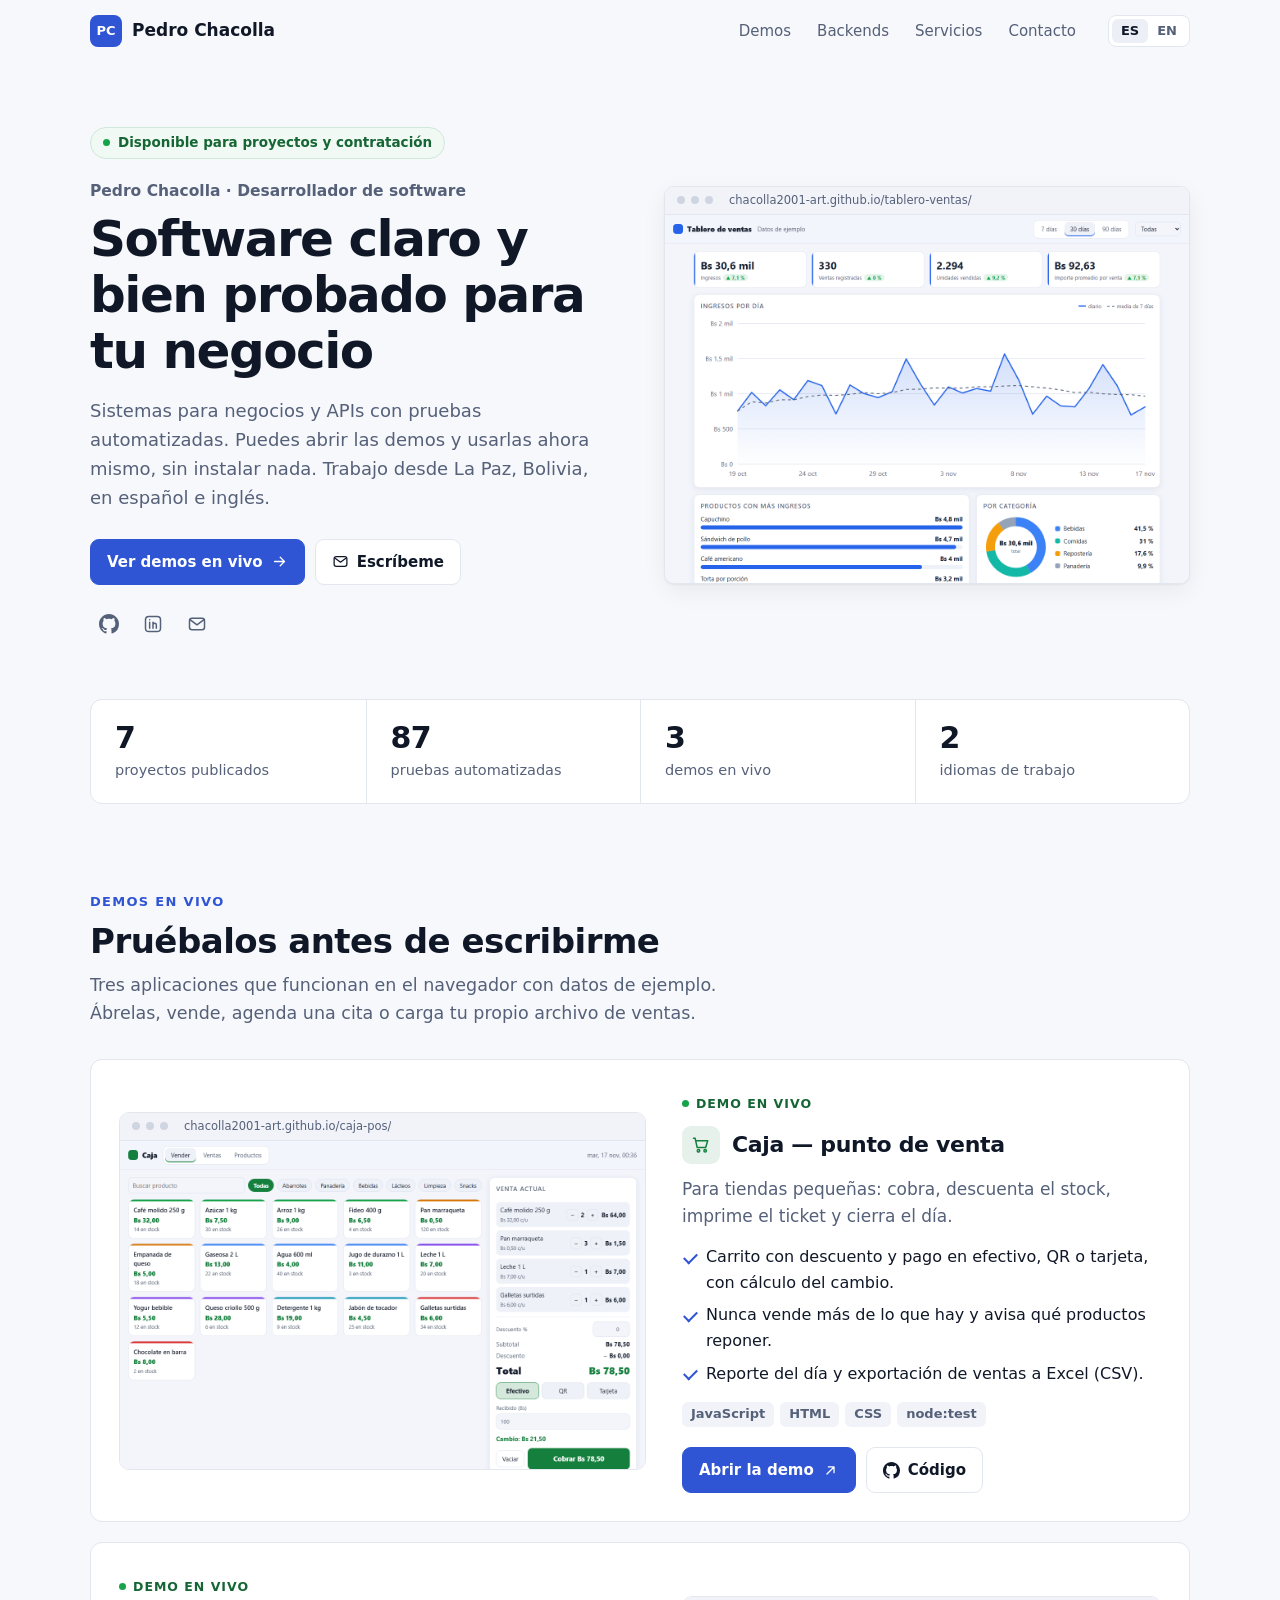
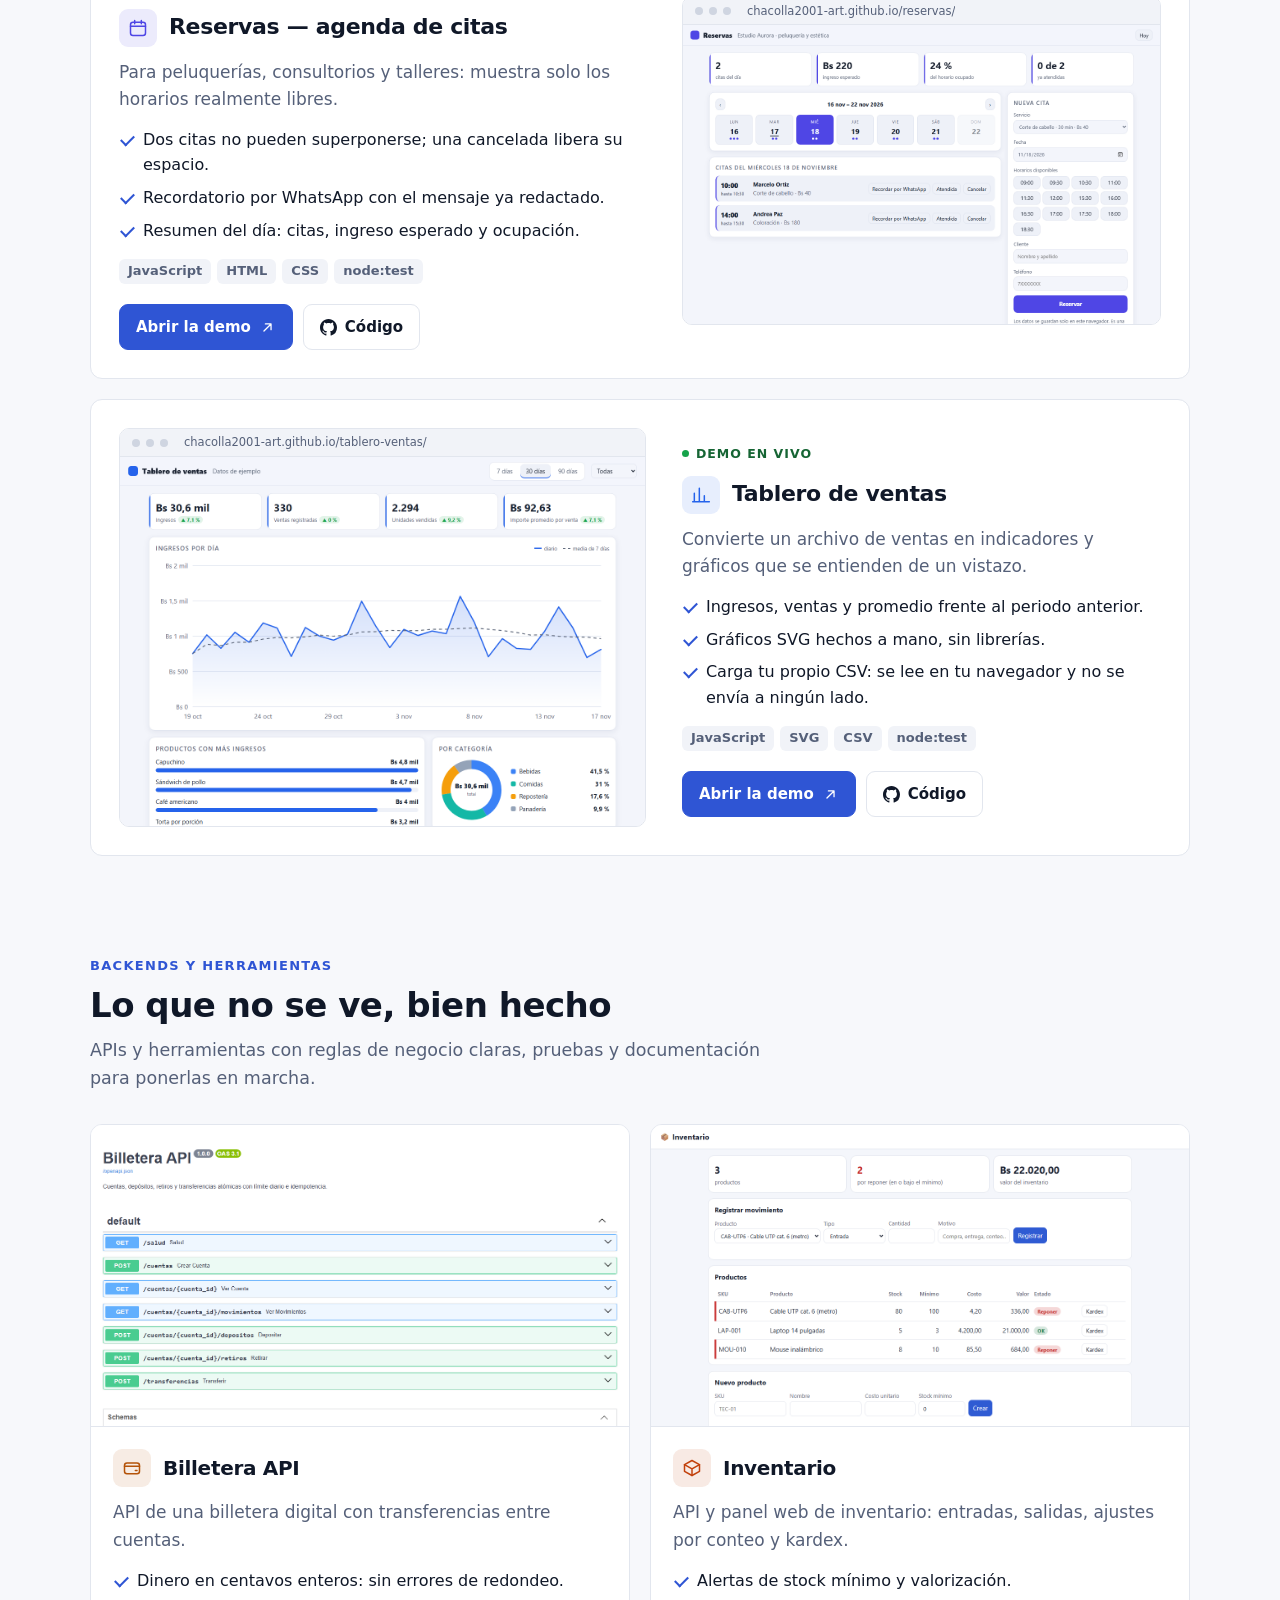
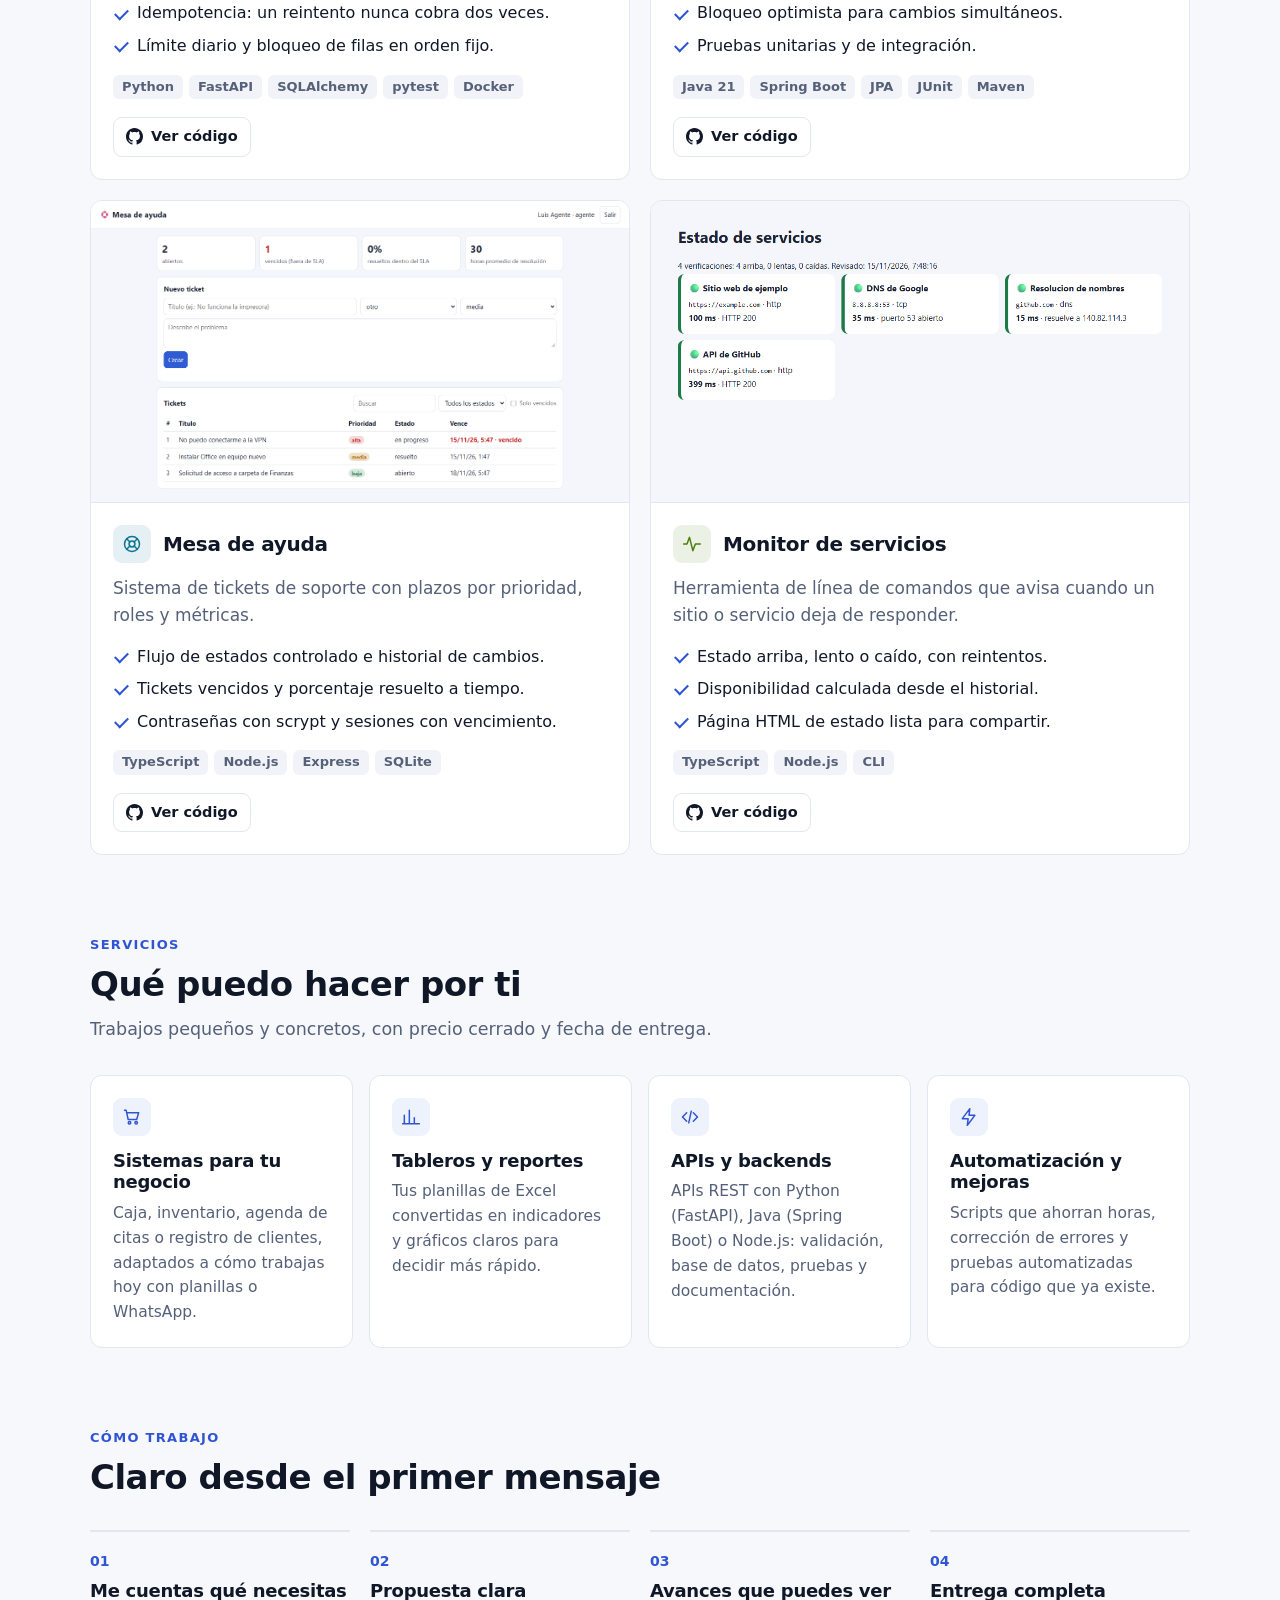
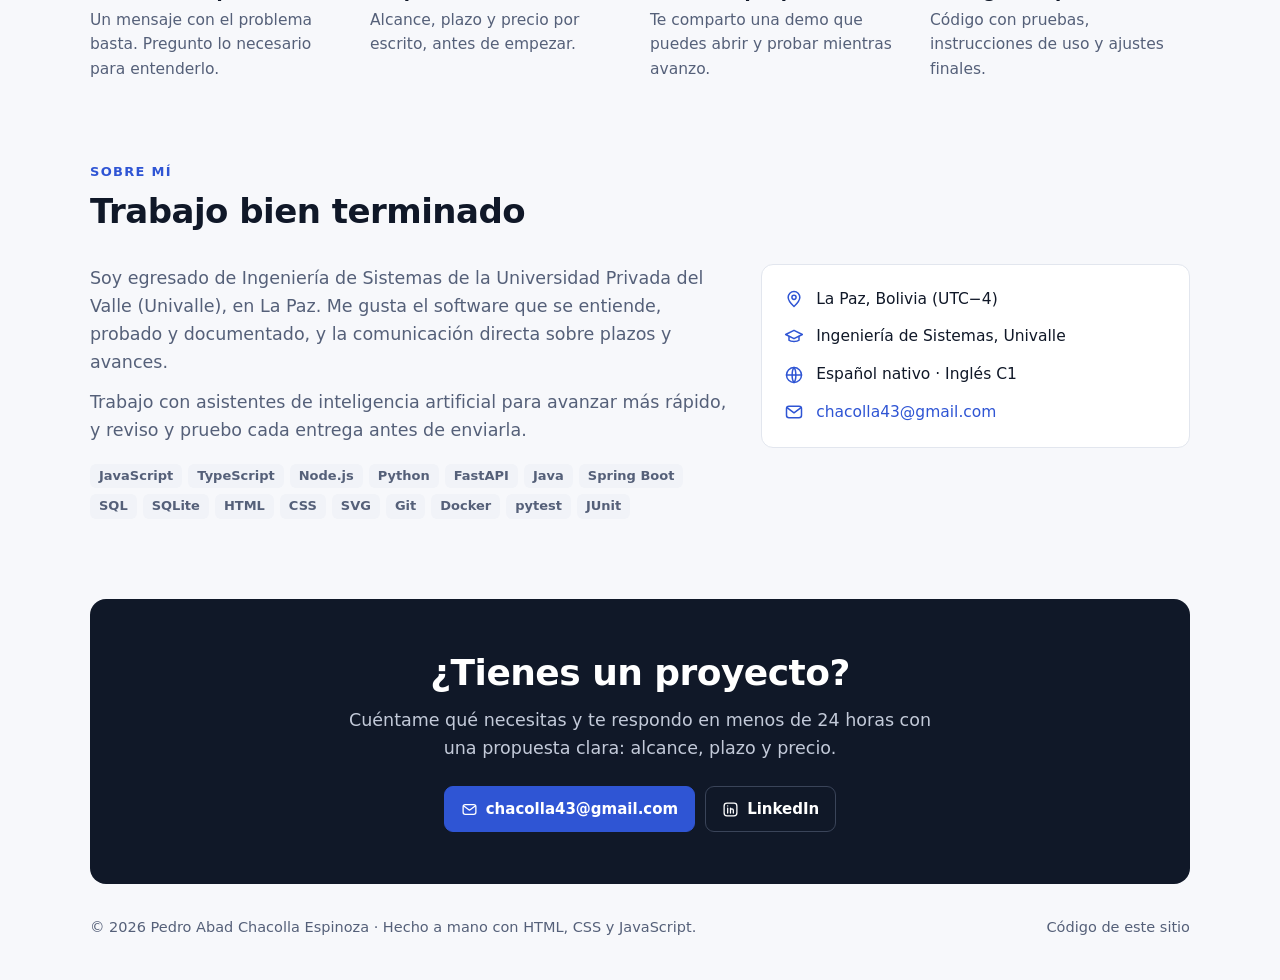
<file: index.html>
<!doctype html>
<html lang="es">
<head>
<meta charset="utf-8">
<meta name="viewport" content="width=device-width, initial-scale=1">
<title>Pedro Chacolla · Desarrollador de software</title>
<meta name="description" content="Pedro Chacolla, desarrollador de software en La Paz, Bolivia. Sistemas para negocios (punto de venta, agenda de citas, tableros de ventas) y APIs con Python, Java y TypeScript. Demos en vivo.">
<meta name="theme-color" content="#f7f8fb">
<meta property="og:type" content="website">
<meta property="og:title" content="Pedro Chacolla · Desarrollador de software">
<meta property="og:description" content="Pedro Chacolla, desarrollador de software en La Paz, Bolivia. Sistemas para negocios (punto de venta, agenda de citas, tableros de ventas) y APIs con Python, Java y TypeScript. Demos en vivo.">
<meta property="og:image" content="https://chacolla2001-art.github.io/portafolio-web/img/tablero-ventas.png">
<link rel="alternate" hreflang="en" href="en.html">
<link rel="icon" href="data:image/svg+xml,%3Csvg xmlns='http://www.w3.org/2000/svg' viewBox='0 0 32 32'%3E%3Crect width='32' height='32' rx='8' fill='%232f55d4'/%3E%3Ctext x='16' y='21.5' text-anchor='middle' font-family='Arial' font-weight='700' font-size='14' fill='white'%3EPC%3C/text%3E%3C/svg%3E">
<link rel="stylesheet" href="estilos.css">
<script>document.documentElement.classList.add('js')</script>
</head>
<body>
<header class="nav">
  <div class="contenedor">
    <a class="marca" href="#"><b>PC</b>Pedro Chacolla</a>
    <nav><a href="#demos">Demos</a><a href="#backends">Backends</a><a href="#servicios">Servicios</a><a href="#contacto">Contacto</a></nav>
    <div class="idioma"><b>ES</b><a href="en.html" lang="en">EN</a></div>
  </div>
</header>

<main>
  <section class="portada">
    <div class="contenedor dupla">
      <div>
        <span class="estado ver"><i></i>Disponible para proyectos y contratación</span>
        <p class="nombre ver" style="--i:1">Pedro Chacolla · Desarrollador de software</p>
        <h1 class="ver" style="--i:2">Software claro y bien probado para tu negocio</h1>
        <p class="resumen ver" style="--i:3">Sistemas para negocios y APIs con pruebas automatizadas. Puedes abrir las demos y usarlas ahora mismo, sin instalar nada. Trabajo desde La Paz, Bolivia, en español e inglés.</p>
        <div class="botones ver" style="--i:4">
          <a class="boton principal" href="#demos">Ver demos en vivo <svg class="icono " viewBox="0 0 24 24" aria-hidden="true"><path d="M5 12h14M13 6l6 6-6 6"/></svg></a>
          <a class="boton" href="mailto:chacolla43@gmail.com?subject=Proyecto"><svg class="icono " viewBox="0 0 24 24" aria-hidden="true"><rect x="3" y="5" width="18" height="14" rx="3"/><path d="M4 7l8 6 8-6"/></svg> Escríbeme</a>
        </div>
        <div class="redes ver" style="--i:5">
          <a href="https://github.com/chacolla2001-art" target="_blank" rel="noopener" aria-label="GitHub"><svg class="icono lleno" viewBox="0 0 16 16" aria-hidden="true"><path d="M8 0C3.58 0 0 3.58 0 8c0 3.54 2.29 6.53 5.47 7.59.4.07.55-.17.55-.38 0-.19-.01-.82-.01-1.49-2.01.37-2.53-.49-2.69-.94-.09-.23-.48-.94-.82-1.13-.28-.15-.68-.52-.01-.53.63-.01 1.08.58 1.23.82.72 1.21 1.87.87 2.33.66.07-.52.28-.87.51-1.07-1.78-.2-3.64-.89-3.64-3.95 0-.87.31-1.59.82-2.15-.08-.2-.36-1.02.08-2.12 0 0 .67-.21 2.2.82.64-.18 1.32-.27 2-.27s1.36.09 2 .27c1.53-1.04 2.2-.82 2.2-.82.44 1.1.16 1.92.08 2.12.51.56.82 1.27.82 2.15 0 3.07-1.87 3.75-3.65 3.95.29.25.54.73.54 1.48 0 1.07-.01 1.93-.01 2.2 0 .21.15.46.55.38A8.01 8.01 0 0016 8c0-4.42-3.58-8-8-8z"/></svg></a>
          <a href="https://linkedin.com/in/pedro-chacolla-b18918359" target="_blank" rel="noopener" aria-label="LinkedIn"><svg class="icono " viewBox="0 0 24 24" aria-hidden="true"><rect x="3" y="3" width="18" height="18" rx="4"/><path d="M8 10v7M8 7v.01M12 17v-4a2 2 0 014 0v4M12 10v7"/></svg></a>
          <a href="mailto:chacolla43@gmail.com?subject=Proyecto" aria-label="Escríbeme"><svg class="icono " viewBox="0 0 24 24" aria-hidden="true"><rect x="3" y="5" width="18" height="14" rx="3"/><path d="M4 7l8 6 8-6"/></svg></a>
        </div>
      </div>
      <div class="ver" style="--i:2">
        <a class="marco" href="https://chacolla2001-art.github.io/tablero-ventas/" target="_blank" rel="noopener" aria-label="Abrir la demo: Tablero de ventas">
          <div class="barra"><i></i><i></i><i></i><span>chacolla2001-art.github.io/tablero-ventas/</span></div>
          <img src="img/tablero-ventas.png" alt="" width="1280" height="900">
        </a>
      </div>
    </div>
    <div class="contenedor">
      <div class="cifras ver">
        <div class="cifra"><b>7</b><span>proyectos publicados</span></div>
        <div class="cifra"><b>87</b><span>pruebas automatizadas</span></div>
        <div class="cifra"><b>3</b><span>demos en vivo</span></div>
        <div class="cifra"><b>2</b><span>idiomas de trabajo</span></div>
      </div>
    </div>
  </section>

  <section id="demos">
    <div class="contenedor">
      <div class="titulo ver"><small>Demos en vivo</small><h2>Pruébalos antes de escribirme</h2><p>Tres aplicaciones que funcionan en el navegador con datos de ejemplo. Ábrelas, vende, agenda una cita o carga tu propio archivo de ventas.</p></div>
      <article class="tarjeta proyecto demo ver" style="--c1:#15803d;--c2:#14b8a6">
        <a class="marco" href="https://chacolla2001-art.github.io/caja-pos/#demo" target="_blank" rel="noopener" aria-label="Abrir la demo: Caja — punto de venta">
          <div class="barra"><i></i><i></i><i></i><span>chacolla2001-art.github.io/caja-pos/</span></div>
          <img src="img/caja-pos.png" alt="Pantalla de venta con catálogo, carrito y cobro" width="1280" height="800">
        </a>
        <div>
          <span class="sello"><i></i>Demo en vivo</span>
          <h3><span class="insignia"><svg class="icono " viewBox="0 0 24 24" aria-hidden="true"><path d="M3 4h2l2.4 11h10.2L20 7H6.2"/><circle cx="9" cy="19" r="1.5"/><circle cx="17" cy="19" r="1.5"/></svg></span>Caja — punto de venta</h3>
          <p class="que">Para tiendas pequeñas: cobra, descuenta el stock, imprime el ticket y cierra el día.</p>
          <ul><li>Carrito con descuento y pago en efectivo, QR o tarjeta, con cálculo del cambio.</li><li>Nunca vende más de lo que hay y avisa qué productos reponer.</li><li>Reporte del día y exportación de ventas a Excel (CSV).</li></ul>
          <div class="etiquetas"><span>JavaScript</span><span>HTML</span><span>CSS</span><span>node:test</span></div>
          <div class="acciones">
            <a class="boton principal" href="https://chacolla2001-art.github.io/caja-pos/#demo" target="_blank" rel="noopener">Abrir la demo <svg class="icono " viewBox="0 0 24 24" aria-hidden="true"><path d="M7 17L17 7M9 7h8v8"/></svg></a>
            <a class="boton" href="https://github.com/chacolla2001-art/caja-pos" target="_blank" rel="noopener"><svg class="icono lleno" viewBox="0 0 16 16" aria-hidden="true"><path d="M8 0C3.58 0 0 3.58 0 8c0 3.54 2.29 6.53 5.47 7.59.4.07.55-.17.55-.38 0-.19-.01-.82-.01-1.49-2.01.37-2.53-.49-2.69-.94-.09-.23-.48-.94-.82-1.13-.28-.15-.68-.52-.01-.53.63-.01 1.08.58 1.23.82.72 1.21 1.87.87 2.33.66.07-.52.28-.87.51-1.07-1.78-.2-3.64-.89-3.64-3.95 0-.87.31-1.59.82-2.15-.08-.2-.36-1.02.08-2.12 0 0 .67-.21 2.2.82.64-.18 1.32-.27 2-.27s1.36.09 2 .27c1.53-1.04 2.2-.82 2.2-.82.44 1.1.16 1.92.08 2.12.51.56.82 1.27.82 2.15 0 3.07-1.87 3.75-3.65 3.95.29.25.54.73.54 1.48 0 1.07-.01 1.93-.01 2.2 0 .21.15.46.55.38A8.01 8.01 0 0016 8c0-4.42-3.58-8-8-8z"/></svg> Código</a>
          </div>
        </div>
      </article>
      <article class="tarjeta proyecto demo ver" style="--c1:#4f46e5;--c2:#f472b6">
        <a class="marco" href="https://chacolla2001-art.github.io/reservas/#demo" target="_blank" rel="noopener" aria-label="Abrir la demo: Reservas — agenda de citas">
          <div class="barra"><i></i><i></i><i></i><span>chacolla2001-art.github.io/reservas/</span></div>
          <img src="img/reservas.png" alt="Agenda semanal con el formulario de nueva cita" width="1280" height="800" loading="lazy">
        </a>
        <div>
          <span class="sello"><i></i>Demo en vivo</span>
          <h3><span class="insignia"><svg class="icono " viewBox="0 0 24 24" aria-hidden="true"><rect x="3" y="5" width="18" height="16" rx="3"/><path d="M3 10h18M8 3v4M16 3v4"/></svg></span>Reservas — agenda de citas</h3>
          <p class="que">Para peluquerías, consultorios y talleres: muestra solo los horarios realmente libres.</p>
          <ul><li>Dos citas no pueden superponerse; una cancelada libera su espacio.</li><li>Recordatorio por WhatsApp con el mensaje ya redactado.</li><li>Resumen del día: citas, ingreso esperado y ocupación.</li></ul>
          <div class="etiquetas"><span>JavaScript</span><span>HTML</span><span>CSS</span><span>node:test</span></div>
          <div class="acciones">
            <a class="boton principal" href="https://chacolla2001-art.github.io/reservas/#demo" target="_blank" rel="noopener">Abrir la demo <svg class="icono " viewBox="0 0 24 24" aria-hidden="true"><path d="M7 17L17 7M9 7h8v8"/></svg></a>
            <a class="boton" href="https://github.com/chacolla2001-art/reservas" target="_blank" rel="noopener"><svg class="icono lleno" viewBox="0 0 16 16" aria-hidden="true"><path d="M8 0C3.58 0 0 3.58 0 8c0 3.54 2.29 6.53 5.47 7.59.4.07.55-.17.55-.38 0-.19-.01-.82-.01-1.49-2.01.37-2.53-.49-2.69-.94-.09-.23-.48-.94-.82-1.13-.28-.15-.68-.52-.01-.53.63-.01 1.08.58 1.23.82.72 1.21 1.87.87 2.33.66.07-.52.28-.87.51-1.07-1.78-.2-3.64-.89-3.64-3.95 0-.87.31-1.59.82-2.15-.08-.2-.36-1.02.08-2.12 0 0 .67-.21 2.2.82.64-.18 1.32-.27 2-.27s1.36.09 2 .27c1.53-1.04 2.2-.82 2.2-.82.44 1.1.16 1.92.08 2.12.51.56.82 1.27.82 2.15 0 3.07-1.87 3.75-3.65 3.95.29.25.54.73.54 1.48 0 1.07-.01 1.93-.01 2.2 0 .21.15.46.55.38A8.01 8.01 0 0016 8c0-4.42-3.58-8-8-8z"/></svg> Código</a>
          </div>
        </div>
      </article>
      <article class="tarjeta proyecto demo ver" style="--c1:#2563eb;--c2:#818cf8">
        <a class="marco" href="https://chacolla2001-art.github.io/tablero-ventas/" target="_blank" rel="noopener" aria-label="Abrir la demo: Tablero de ventas">
          <div class="barra"><i></i><i></i><i></i><span>chacolla2001-art.github.io/tablero-ventas/</span></div>
          <img src="img/tablero-ventas.png" alt="Tablero con indicadores, línea de ingresos y gráficos" width="1280" height="900" loading="lazy">
        </a>
        <div>
          <span class="sello"><i></i>Demo en vivo</span>
          <h3><span class="insignia"><svg class="icono " viewBox="0 0 24 24" aria-hidden="true"><path d="M4 20V10M10 20V4M16 20v-7M22 20H2"/></svg></span>Tablero de ventas</h3>
          <p class="que">Convierte un archivo de ventas en indicadores y gráficos que se entienden de un vistazo.</p>
          <ul><li>Ingresos, ventas y promedio frente al periodo anterior.</li><li>Gráficos SVG hechos a mano, sin librerías.</li><li>Carga tu propio CSV: se lee en tu navegador y no se envía a ningún lado.</li></ul>
          <div class="etiquetas"><span>JavaScript</span><span>SVG</span><span>CSV</span><span>node:test</span></div>
          <div class="acciones">
            <a class="boton principal" href="https://chacolla2001-art.github.io/tablero-ventas/" target="_blank" rel="noopener">Abrir la demo <svg class="icono " viewBox="0 0 24 24" aria-hidden="true"><path d="M7 17L17 7M9 7h8v8"/></svg></a>
            <a class="boton" href="https://github.com/chacolla2001-art/tablero-ventas" target="_blank" rel="noopener"><svg class="icono lleno" viewBox="0 0 16 16" aria-hidden="true"><path d="M8 0C3.58 0 0 3.58 0 8c0 3.54 2.29 6.53 5.47 7.59.4.07.55-.17.55-.38 0-.19-.01-.82-.01-1.49-2.01.37-2.53-.49-2.69-.94-.09-.23-.48-.94-.82-1.13-.28-.15-.68-.52-.01-.53.63-.01 1.08.58 1.23.82.72 1.21 1.87.87 2.33.66.07-.52.28-.87.51-1.07-1.78-.2-3.64-.89-3.64-3.95 0-.87.31-1.59.82-2.15-.08-.2-.36-1.02.08-2.12 0 0 .67-.21 2.2.82.64-.18 1.32-.27 2-.27s1.36.09 2 .27c1.53-1.04 2.2-.82 2.2-.82.44 1.1.16 1.92.08 2.12.51.56.82 1.27.82 2.15 0 3.07-1.87 3.75-3.65 3.95.29.25.54.73.54 1.48 0 1.07-.01 1.93-.01 2.2 0 .21.15.46.55.38A8.01 8.01 0 0016 8c0-4.42-3.58-8-8-8z"/></svg> Código</a>
          </div>
        </div>
      </article>
    </div>
  </section>

  <section id="backends">
    <div class="contenedor">
      <div class="titulo ver"><small>Backends y herramientas</small><h2>Lo que no se ve, bien hecho</h2><p>APIs y herramientas con reglas de negocio claras, pruebas y documentación para ponerlas en marcha.</p></div>
      <div class="rejilla">
        <article class="tarjeta proyecto ver" style="--c1:#b45309;--c2:#f97316;--i:0">
          <div class="imagen"><img src="img/billetera-api.png" alt="Documentación interactiva de la Billetera API" width="1280" height="900" loading="lazy"></div>
          <div class="cuerpo">
            <h3><span class="insignia"><svg class="icono " viewBox="0 0 24 24" aria-hidden="true"><rect x="3" y="6" width="18" height="13" rx="3"/><path d="M3 10h18M16 15h2"/></svg></span>Billetera API</h3>
            <p class="que">API de una billetera digital con transferencias entre cuentas.</p>
            <ul><li>Dinero en centavos enteros: sin errores de redondeo.</li><li>Idempotencia: un reintento nunca cobra dos veces.</li><li>Límite diario y bloqueo de filas en orden fijo.</li></ul>
            <div class="etiquetas"><span>Python</span><span>FastAPI</span><span>SQLAlchemy</span><span>pytest</span><span>Docker</span></div>
            <div class="acciones"><a class="boton chico" href="https://github.com/chacolla2001-art/billetera-api" target="_blank" rel="noopener"><svg class="icono lleno" viewBox="0 0 16 16" aria-hidden="true"><path d="M8 0C3.58 0 0 3.58 0 8c0 3.54 2.29 6.53 5.47 7.59.4.07.55-.17.55-.38 0-.19-.01-.82-.01-1.49-2.01.37-2.53-.49-2.69-.94-.09-.23-.48-.94-.82-1.13-.28-.15-.68-.52-.01-.53.63-.01 1.08.58 1.23.82.72 1.21 1.87.87 2.33.66.07-.52.28-.87.51-1.07-1.78-.2-3.64-.89-3.64-3.95 0-.87.31-1.59.82-2.15-.08-.2-.36-1.02.08-2.12 0 0 .67-.21 2.2.82.64-.18 1.32-.27 2-.27s1.36.09 2 .27c1.53-1.04 2.2-.82 2.2-.82.44 1.1.16 1.92.08 2.12.51.56.82 1.27.82 2.15 0 3.07-1.87 3.75-3.65 3.95.29.25.54.73.54 1.48 0 1.07-.01 1.93-.01 2.2 0 .21.15.46.55.38A8.01 8.01 0 0016 8c0-4.42-3.58-8-8-8z"/></svg> Ver código</a></div>
          </div>
        </article>
        <article class="tarjeta proyecto ver" style="--c1:#c2410c;--c2:#f43f5e;--i:1">
          <div class="imagen"><img src="img/inventario-spring.png" alt="Panel web del inventario" width="1280" height="860" loading="lazy"></div>
          <div class="cuerpo">
            <h3><span class="insignia"><svg class="icono " viewBox="0 0 24 24" aria-hidden="true"><path d="M3 8l9-5 9 5v8l-9 5-9-5z"/><path d="M3 8l9 5 9-5M12 13v8"/></svg></span>Inventario</h3>
            <p class="que">API y panel web de inventario: entradas, salidas, ajustes por conteo y kardex.</p>
            <ul><li>Alertas de stock mínimo y valorización.</li><li>Bloqueo optimista para cambios simultáneos.</li><li>Pruebas unitarias y de integración.</li></ul>
            <div class="etiquetas"><span>Java 21</span><span>Spring Boot</span><span>JPA</span><span>JUnit</span><span>Maven</span></div>
            <div class="acciones"><a class="boton chico" href="https://github.com/chacolla2001-art/inventario-spring" target="_blank" rel="noopener"><svg class="icono lleno" viewBox="0 0 16 16" aria-hidden="true"><path d="M8 0C3.58 0 0 3.58 0 8c0 3.54 2.29 6.53 5.47 7.59.4.07.55-.17.55-.38 0-.19-.01-.82-.01-1.49-2.01.37-2.53-.49-2.69-.94-.09-.23-.48-.94-.82-1.13-.28-.15-.68-.52-.01-.53.63-.01 1.08.58 1.23.82.72 1.21 1.87.87 2.33.66.07-.52.28-.87.51-1.07-1.78-.2-3.64-.89-3.64-3.95 0-.87.31-1.59.82-2.15-.08-.2-.36-1.02.08-2.12 0 0 .67-.21 2.2.82.64-.18 1.32-.27 2-.27s1.36.09 2 .27c1.53-1.04 2.2-.82 2.2-.82.44 1.1.16 1.92.08 2.12.51.56.82 1.27.82 2.15 0 3.07-1.87 3.75-3.65 3.95.29.25.54.73.54 1.48 0 1.07-.01 1.93-.01 2.2 0 .21.15.46.55.38A8.01 8.01 0 0016 8c0-4.42-3.58-8-8-8z"/></svg> Ver código</a></div>
          </div>
        </article>
        <article class="tarjeta proyecto ver" style="--c1:#0e7490;--c2:#3b82f6;--i:0">
          <div class="imagen"><img src="img/mesa-de-ayuda.png" alt="Panel de la mesa de ayuda" width="1280" height="1000" loading="lazy"></div>
          <div class="cuerpo">
            <h3><span class="insignia"><svg class="icono " viewBox="0 0 24 24" aria-hidden="true"><circle cx="12" cy="12" r="9"/><circle cx="12" cy="12" r="3.5"/><path d="M5.6 5.6l3.9 3.9M14.5 14.5l3.9 3.9M18.4 5.6l-3.9 3.9M9.5 14.5l-3.9 3.9"/></svg></span>Mesa de ayuda</h3>
            <p class="que">Sistema de tickets de soporte con plazos por prioridad, roles y métricas.</p>
            <ul><li>Flujo de estados controlado e historial de cambios.</li><li>Tickets vencidos y porcentaje resuelto a tiempo.</li><li>Contraseñas con scrypt y sesiones con vencimiento.</li></ul>
            <div class="etiquetas"><span>TypeScript</span><span>Node.js</span><span>Express</span><span>SQLite</span></div>
            <div class="acciones"><a class="boton chico" href="https://github.com/chacolla2001-art/mesa-de-ayuda" target="_blank" rel="noopener"><svg class="icono lleno" viewBox="0 0 16 16" aria-hidden="true"><path d="M8 0C3.58 0 0 3.58 0 8c0 3.54 2.29 6.53 5.47 7.59.4.07.55-.17.55-.38 0-.19-.01-.82-.01-1.49-2.01.37-2.53-.49-2.69-.94-.09-.23-.48-.94-.82-1.13-.28-.15-.68-.52-.01-.53.63-.01 1.08.58 1.23.82.72 1.21 1.87.87 2.33.66.07-.52.28-.87.51-1.07-1.78-.2-3.64-.89-3.64-3.95 0-.87.31-1.59.82-2.15-.08-.2-.36-1.02.08-2.12 0 0 .67-.21 2.2.82.64-.18 1.32-.27 2-.27s1.36.09 2 .27c1.53-1.04 2.2-.82 2.2-.82.44 1.1.16 1.92.08 2.12.51.56.82 1.27.82 2.15 0 3.07-1.87 3.75-3.65 3.95.29.25.54.73.54 1.48 0 1.07-.01 1.93-.01 2.2 0 .21.15.46.55.38A8.01 8.01 0 0016 8c0-4.42-3.58-8-8-8z"/></svg> Ver código</a></div>
          </div>
        </article>
        <article class="tarjeta proyecto ver" style="--c1:#4d7c0f;--c2:#22c55e;--i:1">
          <div class="imagen"><img src="img/monitor-red.png" alt="Página de estado del monitor" width="1100" height="560" loading="lazy"></div>
          <div class="cuerpo">
            <h3><span class="insignia"><svg class="icono " viewBox="0 0 24 24" aria-hidden="true"><path d="M2 12h4l3-8 4 16 3-8h6"/></svg></span>Monitor de servicios</h3>
            <p class="que">Herramienta de línea de comandos que avisa cuando un sitio o servicio deja de responder.</p>
            <ul><li>Estado arriba, lento o caído, con reintentos.</li><li>Disponibilidad calculada desde el historial.</li><li>Página HTML de estado lista para compartir.</li></ul>
            <div class="etiquetas"><span>TypeScript</span><span>Node.js</span><span>CLI</span></div>
            <div class="acciones"><a class="boton chico" href="https://github.com/chacolla2001-art/monitor-red" target="_blank" rel="noopener"><svg class="icono lleno" viewBox="0 0 16 16" aria-hidden="true"><path d="M8 0C3.58 0 0 3.58 0 8c0 3.54 2.29 6.53 5.47 7.59.4.07.55-.17.55-.38 0-.19-.01-.82-.01-1.49-2.01.37-2.53-.49-2.69-.94-.09-.23-.48-.94-.82-1.13-.28-.15-.68-.52-.01-.53.63-.01 1.08.58 1.23.82.72 1.21 1.87.87 2.33.66.07-.52.28-.87.51-1.07-1.78-.2-3.64-.89-3.64-3.95 0-.87.31-1.59.82-2.15-.08-.2-.36-1.02.08-2.12 0 0 .67-.21 2.2.82.64-.18 1.32-.27 2-.27s1.36.09 2 .27c1.53-1.04 2.2-.82 2.2-.82.44 1.1.16 1.92.08 2.12.51.56.82 1.27.82 2.15 0 3.07-1.87 3.75-3.65 3.95.29.25.54.73.54 1.48 0 1.07-.01 1.93-.01 2.2 0 .21.15.46.55.38A8.01 8.01 0 0016 8c0-4.42-3.58-8-8-8z"/></svg> Ver código</a></div>
          </div>
        </article>
      </div>
    </div>
  </section>

  <section id="servicios">
    <div class="contenedor">
      <div class="titulo ver"><small>Servicios</small><h2>Qué puedo hacer por ti</h2><p>Trabajos pequeños y concretos, con precio cerrado y fecha de entrega.</p></div>
      <div class="servicios">
        <div class="tarjeta servicio ver" style="--c1:#22c55e;--c2:#14b8a6;--i:0">
          <span class="insignia"><svg class="icono " viewBox="0 0 24 24" aria-hidden="true"><path d="M3 4h2l2.4 11h10.2L20 7H6.2"/><circle cx="9" cy="19" r="1.5"/><circle cx="17" cy="19" r="1.5"/></svg></span>
          <h3>Sistemas para tu negocio</h3>
          <p>Caja, inventario, agenda de citas o registro de clientes, adaptados a cómo trabajas hoy con planillas o WhatsApp.</p>
        </div>
        <div class="tarjeta servicio ver" style="--c1:#38bdf8;--c2:#818cf8;--i:1">
          <span class="insignia"><svg class="icono " viewBox="0 0 24 24" aria-hidden="true"><path d="M4 20V10M10 20V4M16 20v-7M22 20H2"/></svg></span>
          <h3>Tableros y reportes</h3>
          <p>Tus planillas de Excel convertidas en indicadores y gráficos claros para decidir más rápido.</p>
        </div>
        <div class="tarjeta servicio ver" style="--c1:#fbbf24;--c2:#f97316;--i:2">
          <span class="insignia"><svg class="icono " viewBox="0 0 24 24" aria-hidden="true"><path d="M8 7l-5 5 5 5M16 7l5 5-5 5M13.5 5l-3 14"/></svg></span>
          <h3>APIs y backends</h3>
          <p>APIs REST con Python (FastAPI), Java (Spring Boot) o Node.js: validación, base de datos, pruebas y documentación.</p>
        </div>
        <div class="tarjeta servicio ver" style="--c1:#a78bfa;--c2:#f472b6;--i:3">
          <span class="insignia"><svg class="icono " viewBox="0 0 24 24" aria-hidden="true"><path d="M13 2L4 14h7l-1 8 9-12h-7z"/></svg></span>
          <h3>Automatización y mejoras</h3>
          <p>Scripts que ahorran horas, corrección de errores y pruebas automatizadas para código que ya existe.</p>
        </div>
      </div>
    </div>
  </section>

  <section>
    <div class="contenedor">
      <div class="titulo ver"><small>Cómo trabajo</small><h2>Claro desde el primer mensaje</h2></div>
      <div class="pasos">
        <div class="paso ver" style="--i:0"><h3>Me cuentas qué necesitas</h3><p>Un mensaje con el problema basta. Pregunto lo necesario para entenderlo.</p></div>
        <div class="paso ver" style="--i:1"><h3>Propuesta clara</h3><p>Alcance, plazo y precio por escrito, antes de empezar.</p></div>
        <div class="paso ver" style="--i:2"><h3>Avances que puedes ver</h3><p>Te comparto una demo que puedes abrir y probar mientras avanzo.</p></div>
        <div class="paso ver" style="--i:3"><h3>Entrega completa</h3><p>Código con pruebas, instrucciones de uso y ajustes finales.</p></div>
      </div>
    </div>
  </section>

  <section>
    <div class="contenedor">
      <div class="titulo ver"><small>Sobre mí</small><h2>Trabajo bien terminado</h2></div>
      <div class="sobre">
        <div class="texto ver"><p>Soy egresado de Ingeniería de Sistemas de la Universidad Privada del Valle (Univalle), en La Paz. Me gusta el software que se entiende, probado y documentado, y la comunicación directa sobre plazos y avances.</p><p>Trabajo con asistentes de inteligencia artificial para avanzar más rápido, y reviso y pruebo cada entrega antes de enviarla.</p><div class="etiquetas"><span>JavaScript</span><span>TypeScript</span><span>Node.js</span><span>Python</span><span>FastAPI</span><span>Java</span><span>Spring Boot</span><span>SQL</span><span>SQLite</span><span>HTML</span><span>CSS</span><span>SVG</span><span>Git</span><span>Docker</span><span>pytest</span><span>JUnit</span></div></div>
        <div class="tarjeta datos ver" style="--i:1">
          <p><svg class="icono " viewBox="0 0 24 24" aria-hidden="true"><path d="M12 21s7-6.2 7-11a7 7 0 10-14 0c0 4.8 7 11 7 11z"/><circle cx="12" cy="10" r="2.5"/></svg> La Paz, Bolivia (UTC−4)</p>
          <p><svg class="icono " viewBox="0 0 24 24" aria-hidden="true"><path d="M2 9l10-5 10 5-10 5z"/><path d="M6 11.5V16c2 2 10 2 12 0v-4.5"/></svg> Ingeniería de Sistemas, Univalle</p>
          <p><svg class="icono " viewBox="0 0 24 24" aria-hidden="true"><circle cx="12" cy="12" r="9"/><path d="M3 12h18M12 3c3 3.5 3 14.5 0 18M12 3c-3 3.5-3 14.5 0 18"/></svg> Español nativo · Inglés C1</p>
          <p><svg class="icono " viewBox="0 0 24 24" aria-hidden="true"><rect x="3" y="5" width="18" height="14" rx="3"/><path d="M4 7l8 6 8-6"/></svg> <a href="mailto:chacolla43@gmail.com?subject=Proyecto">chacolla43@gmail.com</a></p>
        </div>
      </div>
    </div>
  </section>

  <div class="contenedor" id="contacto">
    <div class="cierre ver">
      <h2>¿Tienes un proyecto?</h2>
      <p>Cuéntame qué necesitas y te respondo en menos de 24 horas con una propuesta clara: alcance, plazo y precio.</p>
      <div class="botones">
        <a class="boton principal" href="mailto:chacolla43@gmail.com?subject=Proyecto"><svg class="icono " viewBox="0 0 24 24" aria-hidden="true"><rect x="3" y="5" width="18" height="14" rx="3"/><path d="M4 7l8 6 8-6"/></svg> chacolla43@gmail.com</a>
        <a class="boton" href="https://linkedin.com/in/pedro-chacolla-b18918359" target="_blank" rel="noopener"><svg class="icono " viewBox="0 0 24 24" aria-hidden="true"><rect x="3" y="3" width="18" height="18" rx="4"/><path d="M8 10v7M8 7v.01M12 17v-4a2 2 0 014 0v4M12 10v7"/></svg> LinkedIn</a>
      </div>
    </div>
  </div>
</main>

<footer>
  <div class="contenedor">
    <span>© 2026 Pedro Abad Chacolla Espinoza · Hecho a mano con HTML, CSS y JavaScript.</span>
    <a href="https://github.com/chacolla2001-art/portafolio-web" target="_blank" rel="noopener">Código de este sitio</a>
  </div>
</footer>
<script type="module" src="app.js"></script>
</body>
</html>
</file>
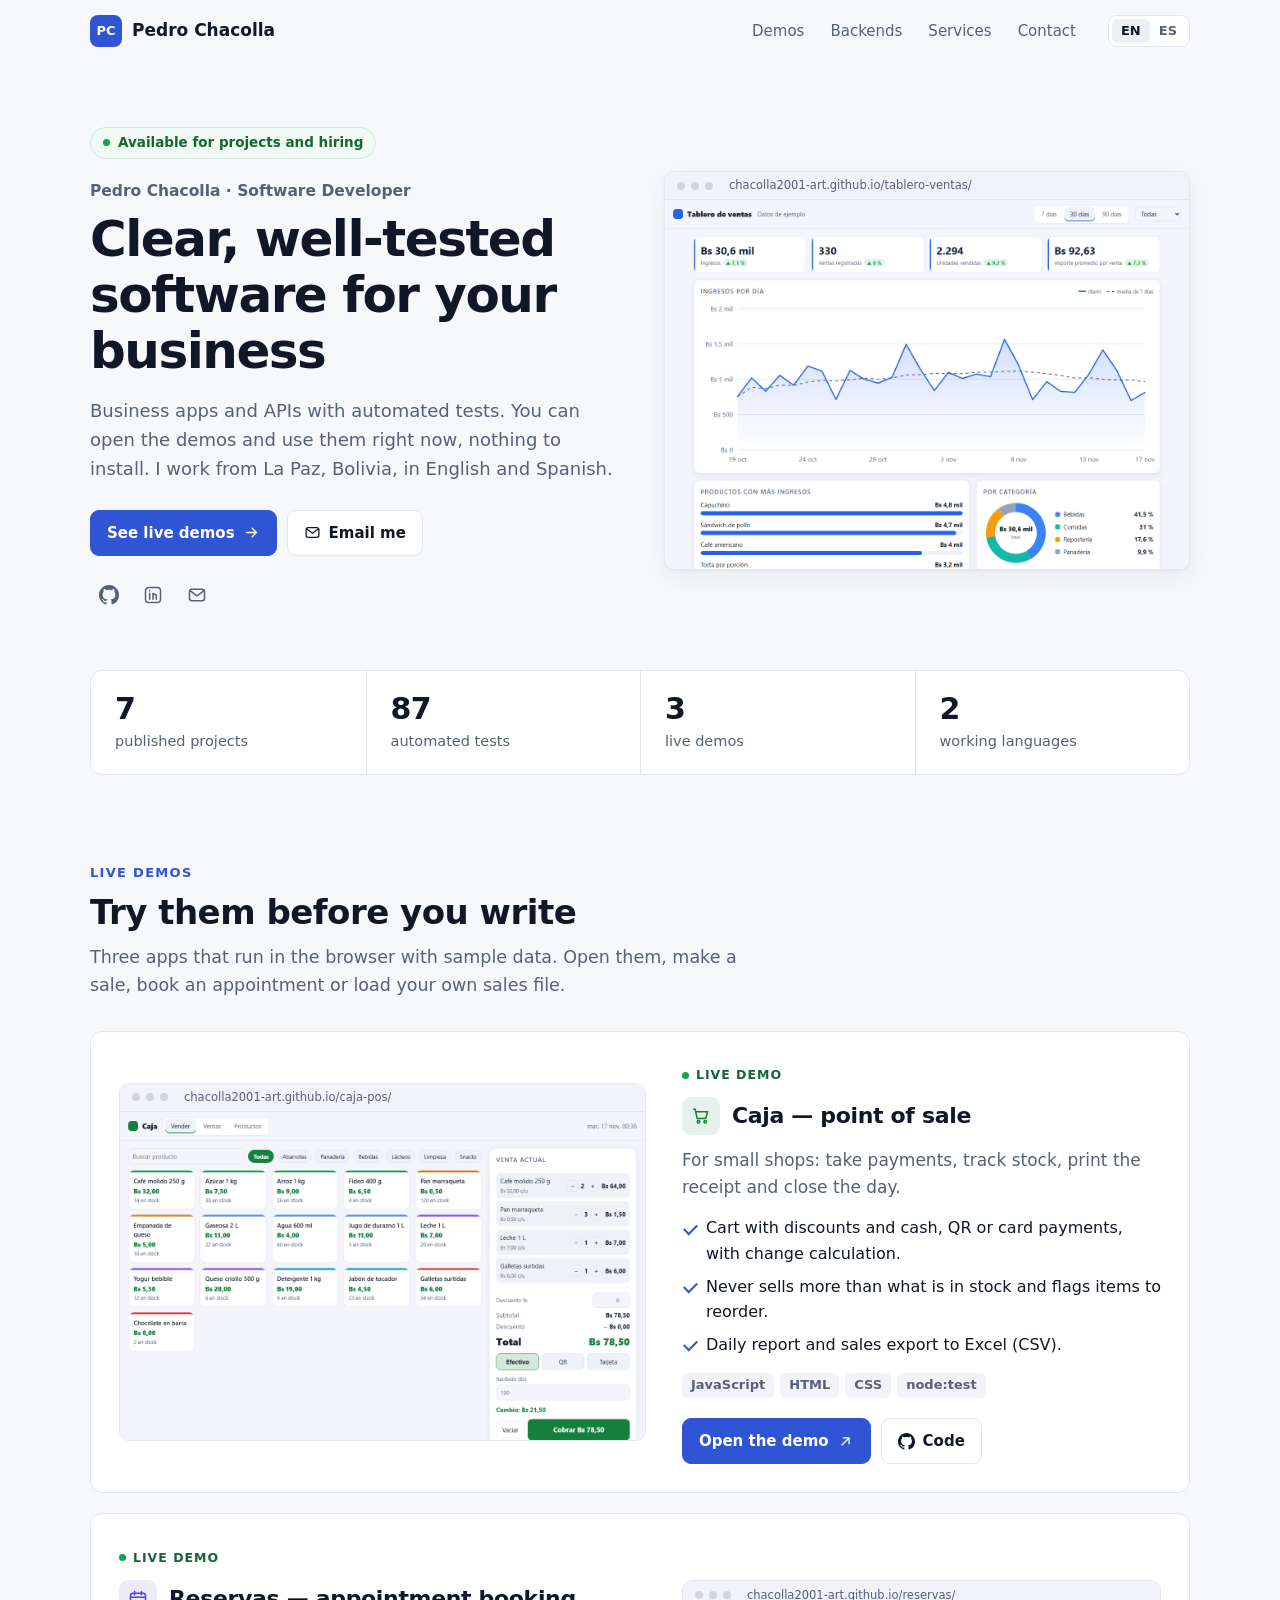
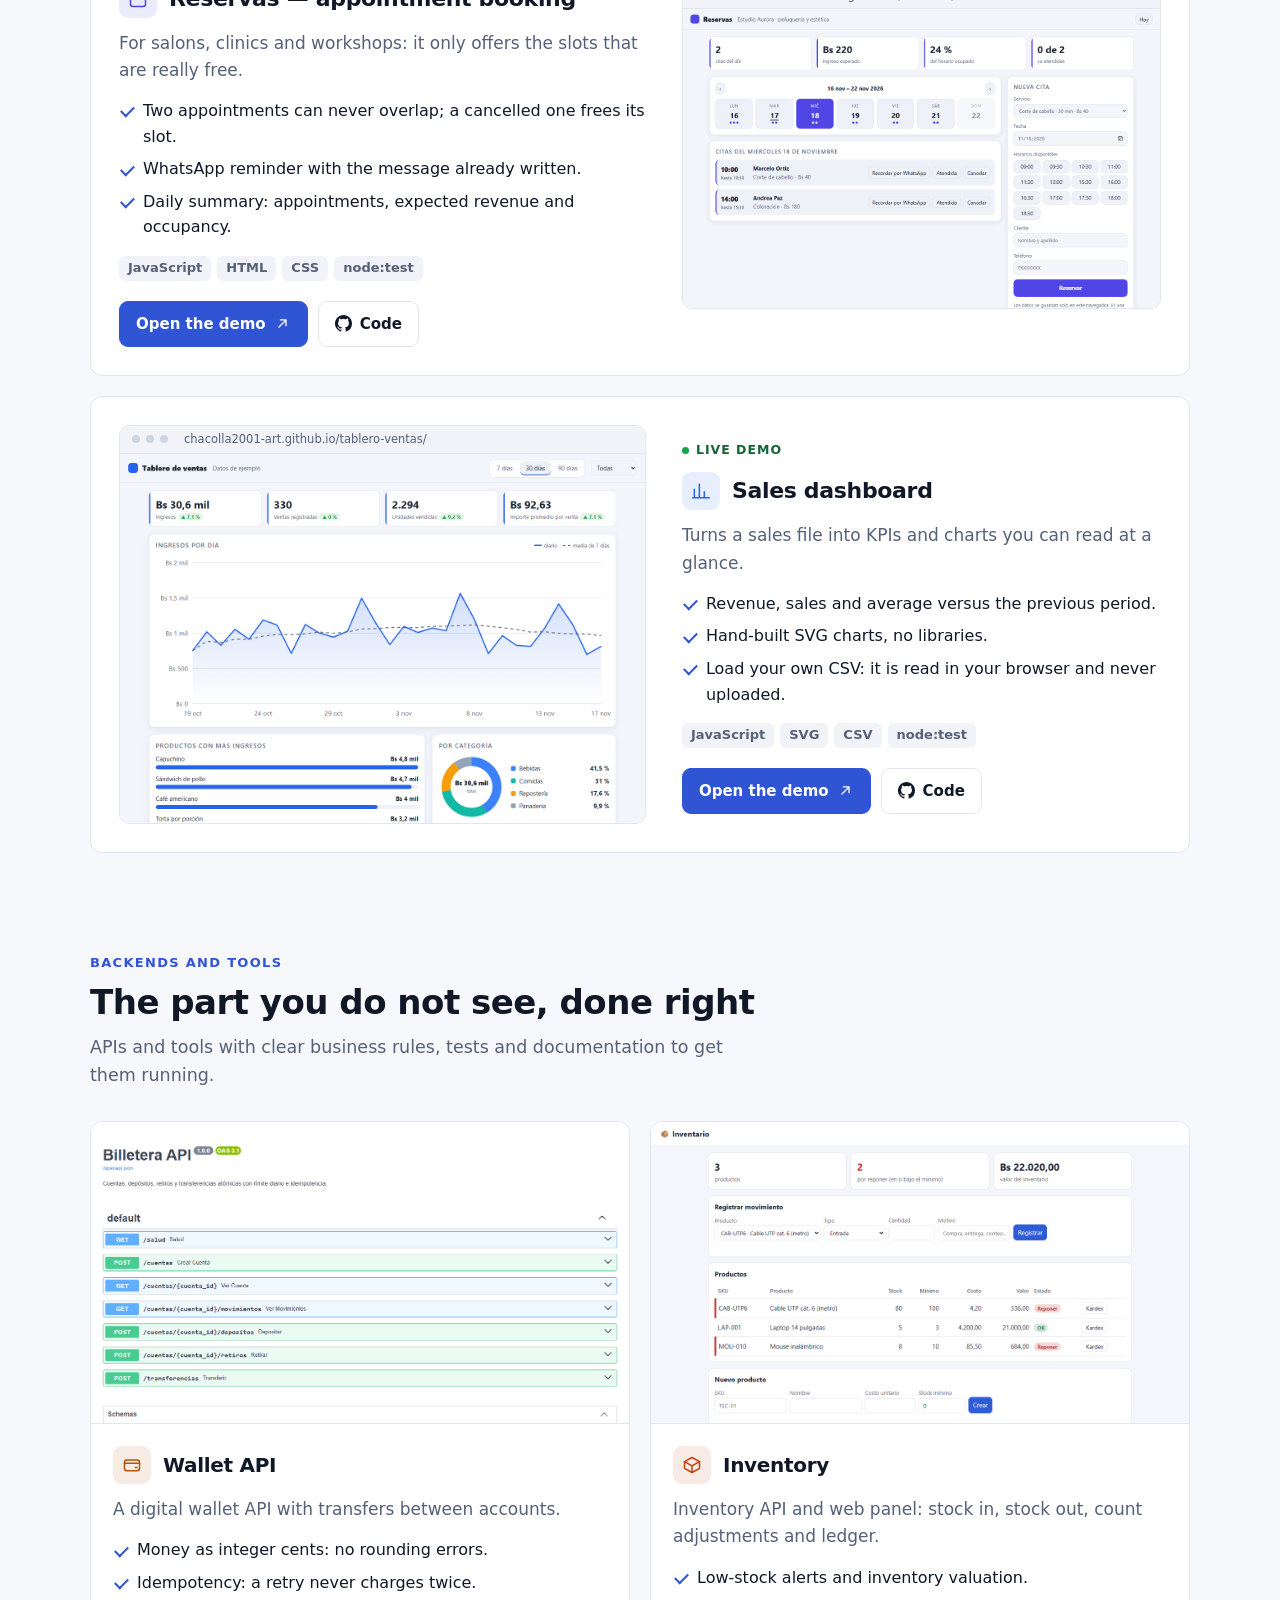
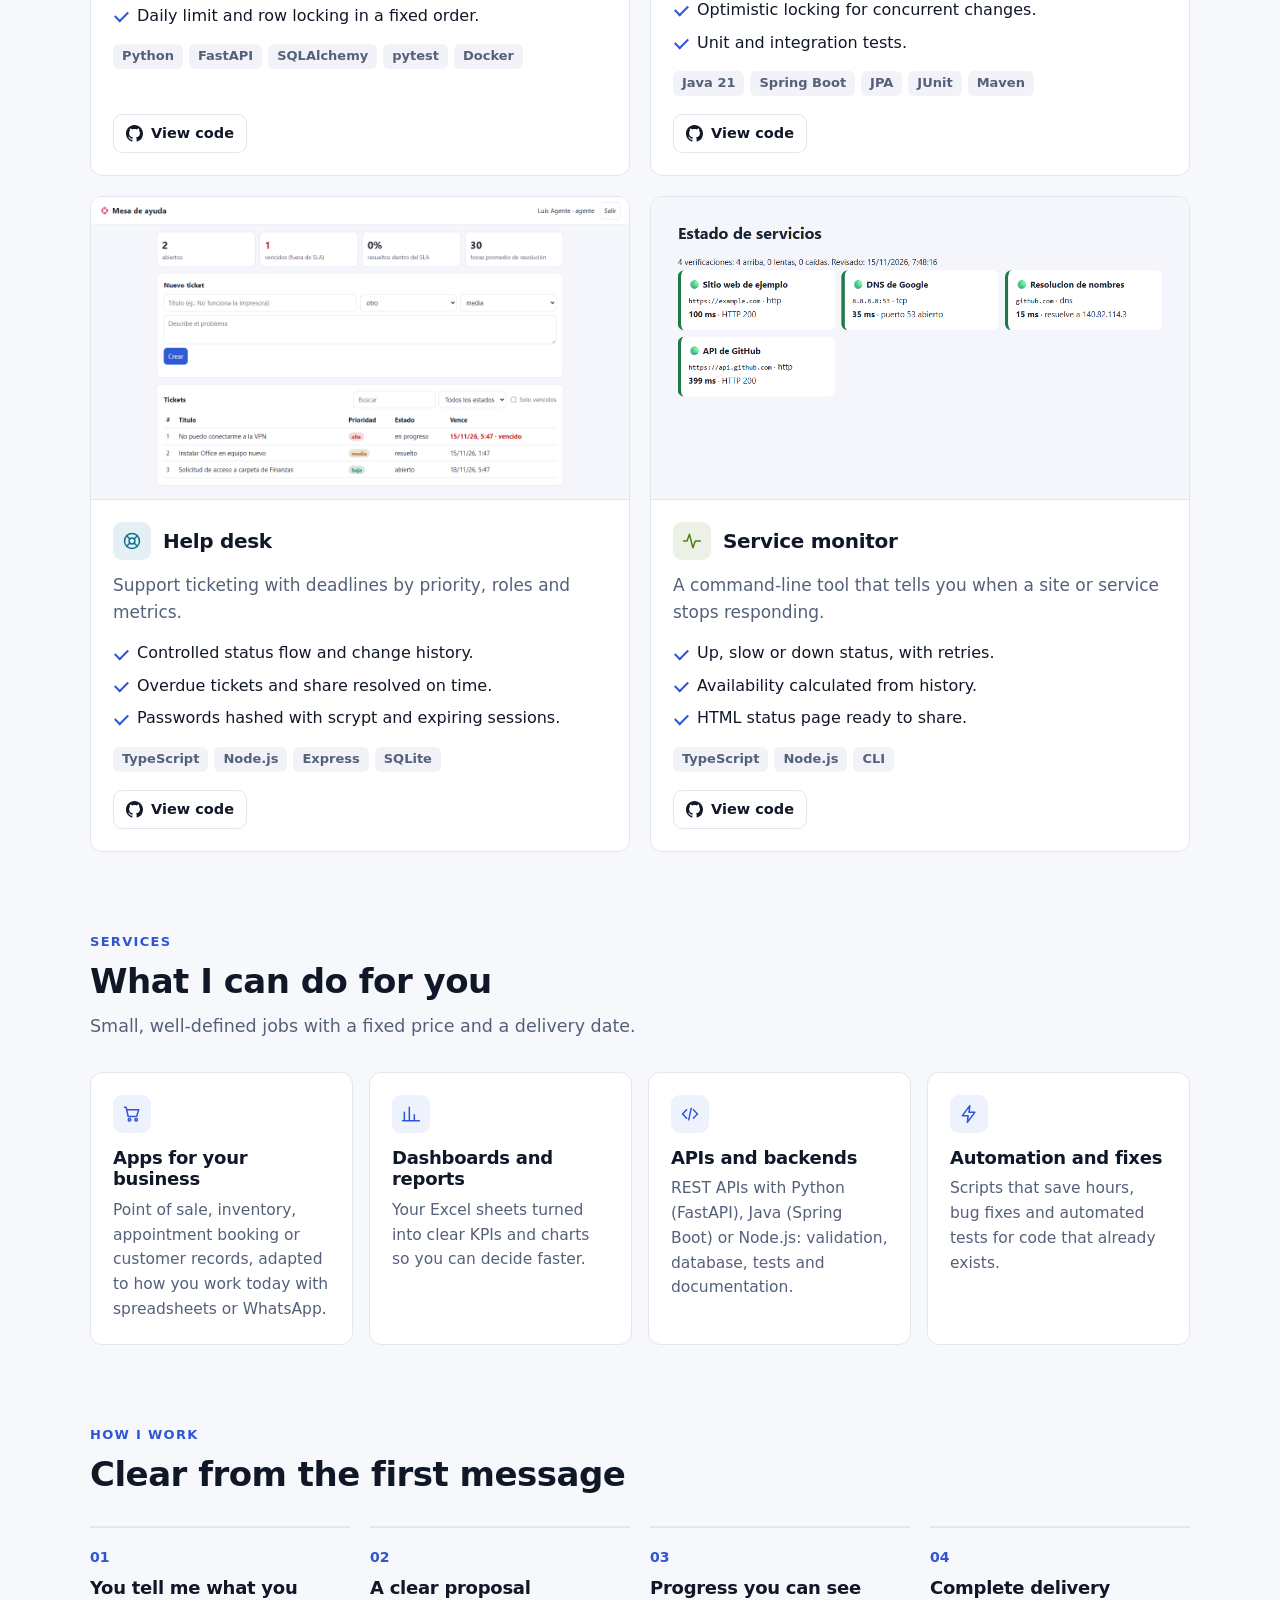
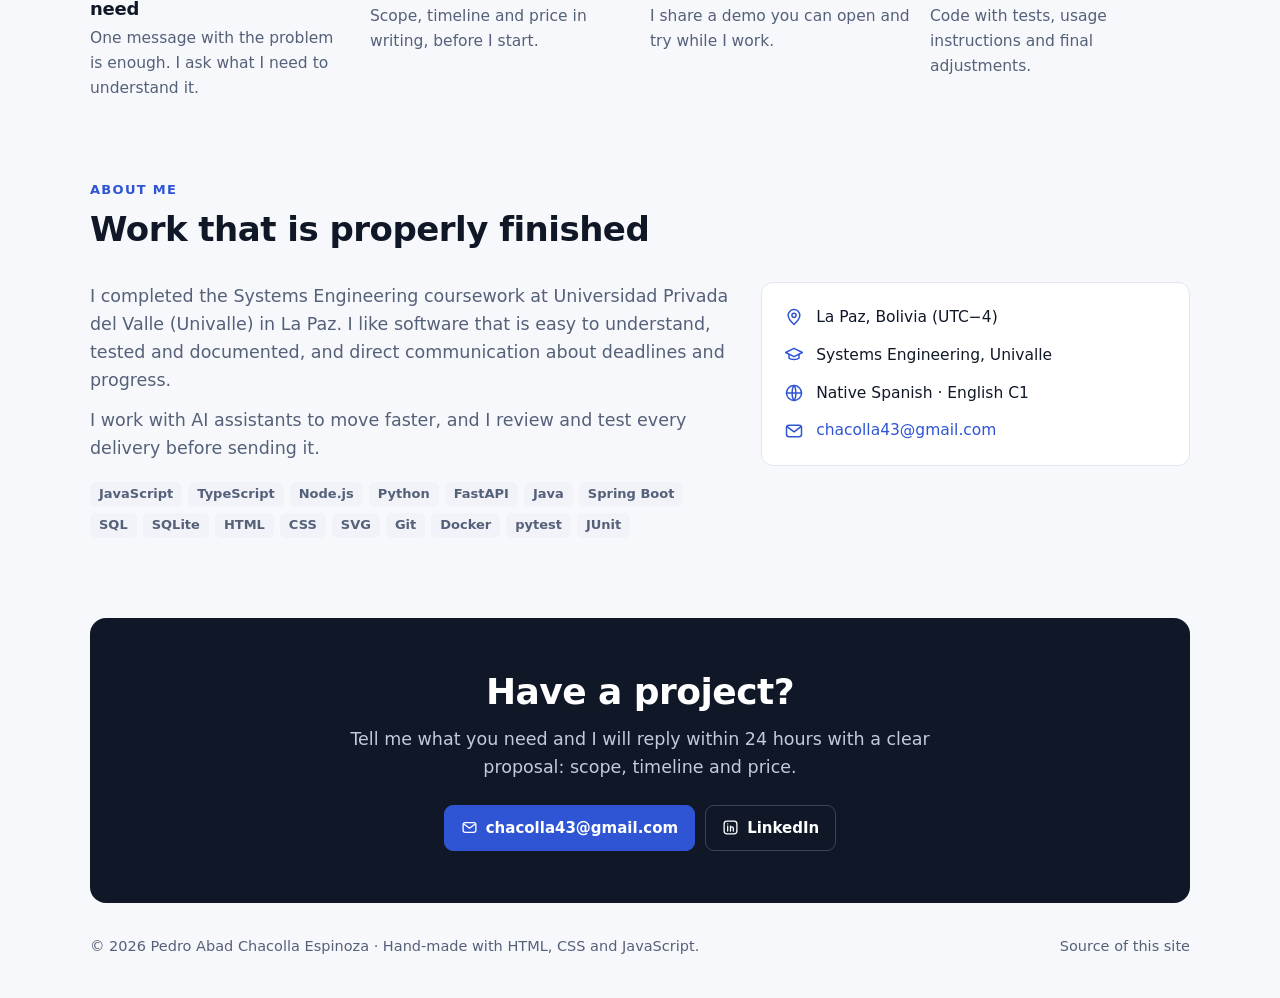
<file: en.html>
<!doctype html>
<html lang="en">
<head>
<meta charset="utf-8">
<meta name="viewport" content="width=device-width, initial-scale=1">
<title>Pedro Chacolla · Software Developer</title>
<meta name="description" content="Pedro Chacolla, software developer in La Paz, Bolivia. Business apps (point of sale, appointment booking, sales dashboards) and APIs with Python, Java and TypeScript. Live demos.">
<meta name="theme-color" content="#f7f8fb">
<meta property="og:type" content="website">
<meta property="og:title" content="Pedro Chacolla · Software Developer">
<meta property="og:description" content="Pedro Chacolla, software developer in La Paz, Bolivia. Business apps (point of sale, appointment booking, sales dashboards) and APIs with Python, Java and TypeScript. Live demos.">
<meta property="og:image" content="https://chacolla2001-art.github.io/portafolio-web/img/tablero-ventas.png">
<link rel="alternate" hreflang="es" href="index.html">
<link rel="icon" href="data:image/svg+xml,%3Csvg xmlns='http://www.w3.org/2000/svg' viewBox='0 0 32 32'%3E%3Crect width='32' height='32' rx='8' fill='%232f55d4'/%3E%3Ctext x='16' y='21.5' text-anchor='middle' font-family='Arial' font-weight='700' font-size='14' fill='white'%3EPC%3C/text%3E%3C/svg%3E">
<link rel="stylesheet" href="estilos.css">
<script>document.documentElement.classList.add('js')</script>
</head>
<body>
<header class="nav">
  <div class="contenedor">
    <a class="marca" href="#"><b>PC</b>Pedro Chacolla</a>
    <nav><a href="#demos">Demos</a><a href="#backends">Backends</a><a href="#servicios">Services</a><a href="#contacto">Contact</a></nav>
    <div class="idioma"><b>EN</b><a href="index.html" lang="es">ES</a></div>
  </div>
</header>

<main>
  <section class="portada">
    <div class="contenedor dupla">
      <div>
        <span class="estado ver"><i></i>Available for projects and hiring</span>
        <p class="nombre ver" style="--i:1">Pedro Chacolla · Software Developer</p>
        <h1 class="ver" style="--i:2">Clear, well-tested software for your business</h1>
        <p class="resumen ver" style="--i:3">Business apps and APIs with automated tests. You can open the demos and use them right now, nothing to install. I work from La Paz, Bolivia, in English and Spanish.</p>
        <div class="botones ver" style="--i:4">
          <a class="boton principal" href="#demos">See live demos <svg class="icono " viewBox="0 0 24 24" aria-hidden="true"><path d="M5 12h14M13 6l6 6-6 6"/></svg></a>
          <a class="boton" href="mailto:chacolla43@gmail.com?subject=Project"><svg class="icono " viewBox="0 0 24 24" aria-hidden="true"><rect x="3" y="5" width="18" height="14" rx="3"/><path d="M4 7l8 6 8-6"/></svg> Email me</a>
        </div>
        <div class="redes ver" style="--i:5">
          <a href="https://github.com/chacolla2001-art" target="_blank" rel="noopener" aria-label="GitHub"><svg class="icono lleno" viewBox="0 0 16 16" aria-hidden="true"><path d="M8 0C3.58 0 0 3.58 0 8c0 3.54 2.29 6.53 5.47 7.59.4.07.55-.17.55-.38 0-.19-.01-.82-.01-1.49-2.01.37-2.53-.49-2.69-.94-.09-.23-.48-.94-.82-1.13-.28-.15-.68-.52-.01-.53.63-.01 1.08.58 1.23.82.72 1.21 1.87.87 2.33.66.07-.52.28-.87.51-1.07-1.78-.2-3.64-.89-3.64-3.95 0-.87.31-1.59.82-2.15-.08-.2-.36-1.02.08-2.12 0 0 .67-.21 2.2.82.64-.18 1.32-.27 2-.27s1.36.09 2 .27c1.53-1.04 2.2-.82 2.2-.82.44 1.1.16 1.92.08 2.12.51.56.82 1.27.82 2.15 0 3.07-1.87 3.75-3.65 3.95.29.25.54.73.54 1.48 0 1.07-.01 1.93-.01 2.2 0 .21.15.46.55.38A8.01 8.01 0 0016 8c0-4.42-3.58-8-8-8z"/></svg></a>
          <a href="https://linkedin.com/in/pedro-chacolla-b18918359" target="_blank" rel="noopener" aria-label="LinkedIn"><svg class="icono " viewBox="0 0 24 24" aria-hidden="true"><rect x="3" y="3" width="18" height="18" rx="4"/><path d="M8 10v7M8 7v.01M12 17v-4a2 2 0 014 0v4M12 10v7"/></svg></a>
          <a href="mailto:chacolla43@gmail.com?subject=Project" aria-label="Email me"><svg class="icono " viewBox="0 0 24 24" aria-hidden="true"><rect x="3" y="5" width="18" height="14" rx="3"/><path d="M4 7l8 6 8-6"/></svg></a>
        </div>
      </div>
      <div class="ver" style="--i:2">
        <a class="marco" href="https://chacolla2001-art.github.io/tablero-ventas/" target="_blank" rel="noopener" aria-label="Open the demo: Sales dashboard">
          <div class="barra"><i></i><i></i><i></i><span>chacolla2001-art.github.io/tablero-ventas/</span></div>
          <img src="img/tablero-ventas.png" alt="" width="1280" height="900">
        </a>
      </div>
    </div>
    <div class="contenedor">
      <div class="cifras ver">
        <div class="cifra"><b>7</b><span>published projects</span></div>
        <div class="cifra"><b>87</b><span>automated tests</span></div>
        <div class="cifra"><b>3</b><span>live demos</span></div>
        <div class="cifra"><b>2</b><span>working languages</span></div>
      </div>
    </div>
  </section>

  <section id="demos">
    <div class="contenedor">
      <div class="titulo ver"><small>Live demos</small><h2>Try them before you write</h2><p>Three apps that run in the browser with sample data. Open them, make a sale, book an appointment or load your own sales file.</p></div>
      <article class="tarjeta proyecto demo ver" style="--c1:#15803d;--c2:#14b8a6">
        <a class="marco" href="https://chacolla2001-art.github.io/caja-pos/#demo" target="_blank" rel="noopener" aria-label="Open the demo: Caja — point of sale">
          <div class="barra"><i></i><i></i><i></i><span>chacolla2001-art.github.io/caja-pos/</span></div>
          <img src="img/caja-pos.png" alt="Point-of-sale screen with catalog, cart and checkout" width="1280" height="800">
        </a>
        <div>
          <span class="sello"><i></i>Live demo</span>
          <h3><span class="insignia"><svg class="icono " viewBox="0 0 24 24" aria-hidden="true"><path d="M3 4h2l2.4 11h10.2L20 7H6.2"/><circle cx="9" cy="19" r="1.5"/><circle cx="17" cy="19" r="1.5"/></svg></span>Caja — point of sale</h3>
          <p class="que">For small shops: take payments, track stock, print the receipt and close the day.</p>
          <ul><li>Cart with discounts and cash, QR or card payments, with change calculation.</li><li>Never sells more than what is in stock and flags items to reorder.</li><li>Daily report and sales export to Excel (CSV).</li></ul>
          <div class="etiquetas"><span>JavaScript</span><span>HTML</span><span>CSS</span><span>node:test</span></div>
          <div class="acciones">
            <a class="boton principal" href="https://chacolla2001-art.github.io/caja-pos/#demo" target="_blank" rel="noopener">Open the demo <svg class="icono " viewBox="0 0 24 24" aria-hidden="true"><path d="M7 17L17 7M9 7h8v8"/></svg></a>
            <a class="boton" href="https://github.com/chacolla2001-art/caja-pos" target="_blank" rel="noopener"><svg class="icono lleno" viewBox="0 0 16 16" aria-hidden="true"><path d="M8 0C3.58 0 0 3.58 0 8c0 3.54 2.29 6.53 5.47 7.59.4.07.55-.17.55-.38 0-.19-.01-.82-.01-1.49-2.01.37-2.53-.49-2.69-.94-.09-.23-.48-.94-.82-1.13-.28-.15-.68-.52-.01-.53.63-.01 1.08.58 1.23.82.72 1.21 1.87.87 2.33.66.07-.52.28-.87.51-1.07-1.78-.2-3.64-.89-3.64-3.95 0-.87.31-1.59.82-2.15-.08-.2-.36-1.02.08-2.12 0 0 .67-.21 2.2.82.64-.18 1.32-.27 2-.27s1.36.09 2 .27c1.53-1.04 2.2-.82 2.2-.82.44 1.1.16 1.92.08 2.12.51.56.82 1.27.82 2.15 0 3.07-1.87 3.75-3.65 3.95.29.25.54.73.54 1.48 0 1.07-.01 1.93-.01 2.2 0 .21.15.46.55.38A8.01 8.01 0 0016 8c0-4.42-3.58-8-8-8z"/></svg> Code</a>
          </div>
        </div>
      </article>
      <article class="tarjeta proyecto demo ver" style="--c1:#4f46e5;--c2:#f472b6">
        <a class="marco" href="https://chacolla2001-art.github.io/reservas/#demo" target="_blank" rel="noopener" aria-label="Open the demo: Reservas — appointment booking">
          <div class="barra"><i></i><i></i><i></i><span>chacolla2001-art.github.io/reservas/</span></div>
          <img src="img/reservas.png" alt="Weekly agenda with the new-appointment form" width="1280" height="800" loading="lazy">
        </a>
        <div>
          <span class="sello"><i></i>Live demo</span>
          <h3><span class="insignia"><svg class="icono " viewBox="0 0 24 24" aria-hidden="true"><rect x="3" y="5" width="18" height="16" rx="3"/><path d="M3 10h18M8 3v4M16 3v4"/></svg></span>Reservas — appointment booking</h3>
          <p class="que">For salons, clinics and workshops: it only offers the slots that are really free.</p>
          <ul><li>Two appointments can never overlap; a cancelled one frees its slot.</li><li>WhatsApp reminder with the message already written.</li><li>Daily summary: appointments, expected revenue and occupancy.</li></ul>
          <div class="etiquetas"><span>JavaScript</span><span>HTML</span><span>CSS</span><span>node:test</span></div>
          <div class="acciones">
            <a class="boton principal" href="https://chacolla2001-art.github.io/reservas/#demo" target="_blank" rel="noopener">Open the demo <svg class="icono " viewBox="0 0 24 24" aria-hidden="true"><path d="M7 17L17 7M9 7h8v8"/></svg></a>
            <a class="boton" href="https://github.com/chacolla2001-art/reservas" target="_blank" rel="noopener"><svg class="icono lleno" viewBox="0 0 16 16" aria-hidden="true"><path d="M8 0C3.58 0 0 3.58 0 8c0 3.54 2.29 6.53 5.47 7.59.4.07.55-.17.55-.38 0-.19-.01-.82-.01-1.49-2.01.37-2.53-.49-2.69-.94-.09-.23-.48-.94-.82-1.13-.28-.15-.68-.52-.01-.53.63-.01 1.08.58 1.23.82.72 1.21 1.87.87 2.33.66.07-.52.28-.87.51-1.07-1.78-.2-3.64-.89-3.64-3.95 0-.87.31-1.59.82-2.15-.08-.2-.36-1.02.08-2.12 0 0 .67-.21 2.2.82.64-.18 1.32-.27 2-.27s1.36.09 2 .27c1.53-1.04 2.2-.82 2.2-.82.44 1.1.16 1.92.08 2.12.51.56.82 1.27.82 2.15 0 3.07-1.87 3.75-3.65 3.95.29.25.54.73.54 1.48 0 1.07-.01 1.93-.01 2.2 0 .21.15.46.55.38A8.01 8.01 0 0016 8c0-4.42-3.58-8-8-8z"/></svg> Code</a>
          </div>
        </div>
      </article>
      <article class="tarjeta proyecto demo ver" style="--c1:#2563eb;--c2:#818cf8">
        <a class="marco" href="https://chacolla2001-art.github.io/tablero-ventas/" target="_blank" rel="noopener" aria-label="Open the demo: Sales dashboard">
          <div class="barra"><i></i><i></i><i></i><span>chacolla2001-art.github.io/tablero-ventas/</span></div>
          <img src="img/tablero-ventas.png" alt="Dashboard with KPIs, revenue line and charts" width="1280" height="900" loading="lazy">
        </a>
        <div>
          <span class="sello"><i></i>Live demo</span>
          <h3><span class="insignia"><svg class="icono " viewBox="0 0 24 24" aria-hidden="true"><path d="M4 20V10M10 20V4M16 20v-7M22 20H2"/></svg></span>Sales dashboard</h3>
          <p class="que">Turns a sales file into KPIs and charts you can read at a glance.</p>
          <ul><li>Revenue, sales and average versus the previous period.</li><li>Hand-built SVG charts, no libraries.</li><li>Load your own CSV: it is read in your browser and never uploaded.</li></ul>
          <div class="etiquetas"><span>JavaScript</span><span>SVG</span><span>CSV</span><span>node:test</span></div>
          <div class="acciones">
            <a class="boton principal" href="https://chacolla2001-art.github.io/tablero-ventas/" target="_blank" rel="noopener">Open the demo <svg class="icono " viewBox="0 0 24 24" aria-hidden="true"><path d="M7 17L17 7M9 7h8v8"/></svg></a>
            <a class="boton" href="https://github.com/chacolla2001-art/tablero-ventas" target="_blank" rel="noopener"><svg class="icono lleno" viewBox="0 0 16 16" aria-hidden="true"><path d="M8 0C3.58 0 0 3.58 0 8c0 3.54 2.29 6.53 5.47 7.59.4.07.55-.17.55-.38 0-.19-.01-.82-.01-1.49-2.01.37-2.53-.49-2.69-.94-.09-.23-.48-.94-.82-1.13-.28-.15-.68-.52-.01-.53.63-.01 1.08.58 1.23.82.72 1.21 1.87.87 2.33.66.07-.52.28-.87.51-1.07-1.78-.2-3.64-.89-3.64-3.95 0-.87.31-1.59.82-2.15-.08-.2-.36-1.02.08-2.12 0 0 .67-.21 2.2.82.64-.18 1.32-.27 2-.27s1.36.09 2 .27c1.53-1.04 2.2-.82 2.2-.82.44 1.1.16 1.92.08 2.12.51.56.82 1.27.82 2.15 0 3.07-1.87 3.75-3.65 3.95.29.25.54.73.54 1.48 0 1.07-.01 1.93-.01 2.2 0 .21.15.46.55.38A8.01 8.01 0 0016 8c0-4.42-3.58-8-8-8z"/></svg> Code</a>
          </div>
        </div>
      </article>
    </div>
  </section>

  <section id="backends">
    <div class="contenedor">
      <div class="titulo ver"><small>Backends and tools</small><h2>The part you do not see, done right</h2><p>APIs and tools with clear business rules, tests and documentation to get them running.</p></div>
      <div class="rejilla">
        <article class="tarjeta proyecto ver" style="--c1:#b45309;--c2:#f97316;--i:0">
          <div class="imagen"><img src="img/billetera-api.png" alt="Interactive documentation of the Wallet API" width="1280" height="900" loading="lazy"></div>
          <div class="cuerpo">
            <h3><span class="insignia"><svg class="icono " viewBox="0 0 24 24" aria-hidden="true"><rect x="3" y="6" width="18" height="13" rx="3"/><path d="M3 10h18M16 15h2"/></svg></span>Wallet API</h3>
            <p class="que">A digital wallet API with transfers between accounts.</p>
            <ul><li>Money as integer cents: no rounding errors.</li><li>Idempotency: a retry never charges twice.</li><li>Daily limit and row locking in a fixed order.</li></ul>
            <div class="etiquetas"><span>Python</span><span>FastAPI</span><span>SQLAlchemy</span><span>pytest</span><span>Docker</span></div>
            <div class="acciones"><a class="boton chico" href="https://github.com/chacolla2001-art/billetera-api" target="_blank" rel="noopener"><svg class="icono lleno" viewBox="0 0 16 16" aria-hidden="true"><path d="M8 0C3.58 0 0 3.58 0 8c0 3.54 2.29 6.53 5.47 7.59.4.07.55-.17.55-.38 0-.19-.01-.82-.01-1.49-2.01.37-2.53-.49-2.69-.94-.09-.23-.48-.94-.82-1.13-.28-.15-.68-.52-.01-.53.63-.01 1.08.58 1.23.82.72 1.21 1.87.87 2.33.66.07-.52.28-.87.51-1.07-1.78-.2-3.64-.89-3.64-3.95 0-.87.31-1.59.82-2.15-.08-.2-.36-1.02.08-2.12 0 0 .67-.21 2.2.82.64-.18 1.32-.27 2-.27s1.36.09 2 .27c1.53-1.04 2.2-.82 2.2-.82.44 1.1.16 1.92.08 2.12.51.56.82 1.27.82 2.15 0 3.07-1.87 3.75-3.65 3.95.29.25.54.73.54 1.48 0 1.07-.01 1.93-.01 2.2 0 .21.15.46.55.38A8.01 8.01 0 0016 8c0-4.42-3.58-8-8-8z"/></svg> View code</a></div>
          </div>
        </article>
        <article class="tarjeta proyecto ver" style="--c1:#c2410c;--c2:#f43f5e;--i:1">
          <div class="imagen"><img src="img/inventario-spring.png" alt="Inventory web panel" width="1280" height="860" loading="lazy"></div>
          <div class="cuerpo">
            <h3><span class="insignia"><svg class="icono " viewBox="0 0 24 24" aria-hidden="true"><path d="M3 8l9-5 9 5v8l-9 5-9-5z"/><path d="M3 8l9 5 9-5M12 13v8"/></svg></span>Inventory</h3>
            <p class="que">Inventory API and web panel: stock in, stock out, count adjustments and ledger.</p>
            <ul><li>Low-stock alerts and inventory valuation.</li><li>Optimistic locking for concurrent changes.</li><li>Unit and integration tests.</li></ul>
            <div class="etiquetas"><span>Java 21</span><span>Spring Boot</span><span>JPA</span><span>JUnit</span><span>Maven</span></div>
            <div class="acciones"><a class="boton chico" href="https://github.com/chacolla2001-art/inventario-spring" target="_blank" rel="noopener"><svg class="icono lleno" viewBox="0 0 16 16" aria-hidden="true"><path d="M8 0C3.58 0 0 3.58 0 8c0 3.54 2.29 6.53 5.47 7.59.4.07.55-.17.55-.38 0-.19-.01-.82-.01-1.49-2.01.37-2.53-.49-2.69-.94-.09-.23-.48-.94-.82-1.13-.28-.15-.68-.52-.01-.53.63-.01 1.08.58 1.23.82.72 1.21 1.87.87 2.33.66.07-.52.28-.87.51-1.07-1.78-.2-3.64-.89-3.64-3.95 0-.87.31-1.59.82-2.15-.08-.2-.36-1.02.08-2.12 0 0 .67-.21 2.2.82.64-.18 1.32-.27 2-.27s1.36.09 2 .27c1.53-1.04 2.2-.82 2.2-.82.44 1.1.16 1.92.08 2.12.51.56.82 1.27.82 2.15 0 3.07-1.87 3.75-3.65 3.95.29.25.54.73.54 1.48 0 1.07-.01 1.93-.01 2.2 0 .21.15.46.55.38A8.01 8.01 0 0016 8c0-4.42-3.58-8-8-8z"/></svg> View code</a></div>
          </div>
        </article>
        <article class="tarjeta proyecto ver" style="--c1:#0e7490;--c2:#3b82f6;--i:0">
          <div class="imagen"><img src="img/mesa-de-ayuda.png" alt="Help desk panel" width="1280" height="1000" loading="lazy"></div>
          <div class="cuerpo">
            <h3><span class="insignia"><svg class="icono " viewBox="0 0 24 24" aria-hidden="true"><circle cx="12" cy="12" r="9"/><circle cx="12" cy="12" r="3.5"/><path d="M5.6 5.6l3.9 3.9M14.5 14.5l3.9 3.9M18.4 5.6l-3.9 3.9M9.5 14.5l-3.9 3.9"/></svg></span>Help desk</h3>
            <p class="que">Support ticketing with deadlines by priority, roles and metrics.</p>
            <ul><li>Controlled status flow and change history.</li><li>Overdue tickets and share resolved on time.</li><li>Passwords hashed with scrypt and expiring sessions.</li></ul>
            <div class="etiquetas"><span>TypeScript</span><span>Node.js</span><span>Express</span><span>SQLite</span></div>
            <div class="acciones"><a class="boton chico" href="https://github.com/chacolla2001-art/mesa-de-ayuda" target="_blank" rel="noopener"><svg class="icono lleno" viewBox="0 0 16 16" aria-hidden="true"><path d="M8 0C3.58 0 0 3.58 0 8c0 3.54 2.29 6.53 5.47 7.59.4.07.55-.17.55-.38 0-.19-.01-.82-.01-1.49-2.01.37-2.53-.49-2.69-.94-.09-.23-.48-.94-.82-1.13-.28-.15-.68-.52-.01-.53.63-.01 1.08.58 1.23.82.72 1.21 1.87.87 2.33.66.07-.52.28-.87.51-1.07-1.78-.2-3.64-.89-3.64-3.95 0-.87.31-1.59.82-2.15-.08-.2-.36-1.02.08-2.12 0 0 .67-.21 2.2.82.64-.18 1.32-.27 2-.27s1.36.09 2 .27c1.53-1.04 2.2-.82 2.2-.82.44 1.1.16 1.92.08 2.12.51.56.82 1.27.82 2.15 0 3.07-1.87 3.75-3.65 3.95.29.25.54.73.54 1.48 0 1.07-.01 1.93-.01 2.2 0 .21.15.46.55.38A8.01 8.01 0 0016 8c0-4.42-3.58-8-8-8z"/></svg> View code</a></div>
          </div>
        </article>
        <article class="tarjeta proyecto ver" style="--c1:#4d7c0f;--c2:#22c55e;--i:1">
          <div class="imagen"><img src="img/monitor-red.png" alt="Monitor status page" width="1100" height="560" loading="lazy"></div>
          <div class="cuerpo">
            <h3><span class="insignia"><svg class="icono " viewBox="0 0 24 24" aria-hidden="true"><path d="M2 12h4l3-8 4 16 3-8h6"/></svg></span>Service monitor</h3>
            <p class="que">A command-line tool that tells you when a site or service stops responding.</p>
            <ul><li>Up, slow or down status, with retries.</li><li>Availability calculated from history.</li><li>HTML status page ready to share.</li></ul>
            <div class="etiquetas"><span>TypeScript</span><span>Node.js</span><span>CLI</span></div>
            <div class="acciones"><a class="boton chico" href="https://github.com/chacolla2001-art/monitor-red" target="_blank" rel="noopener"><svg class="icono lleno" viewBox="0 0 16 16" aria-hidden="true"><path d="M8 0C3.58 0 0 3.58 0 8c0 3.54 2.29 6.53 5.47 7.59.4.07.55-.17.55-.38 0-.19-.01-.82-.01-1.49-2.01.37-2.53-.49-2.69-.94-.09-.23-.48-.94-.82-1.13-.28-.15-.68-.52-.01-.53.63-.01 1.08.58 1.23.82.72 1.21 1.87.87 2.33.66.07-.52.28-.87.51-1.07-1.78-.2-3.64-.89-3.64-3.95 0-.87.31-1.59.82-2.15-.08-.2-.36-1.02.08-2.12 0 0 .67-.21 2.2.82.64-.18 1.32-.27 2-.27s1.36.09 2 .27c1.53-1.04 2.2-.82 2.2-.82.44 1.1.16 1.92.08 2.12.51.56.82 1.27.82 2.15 0 3.07-1.87 3.75-3.65 3.95.29.25.54.73.54 1.48 0 1.07-.01 1.93-.01 2.2 0 .21.15.46.55.38A8.01 8.01 0 0016 8c0-4.42-3.58-8-8-8z"/></svg> View code</a></div>
          </div>
        </article>
      </div>
    </div>
  </section>

  <section id="servicios">
    <div class="contenedor">
      <div class="titulo ver"><small>Services</small><h2>What I can do for you</h2><p>Small, well-defined jobs with a fixed price and a delivery date.</p></div>
      <div class="servicios">
        <div class="tarjeta servicio ver" style="--c1:#22c55e;--c2:#14b8a6;--i:0">
          <span class="insignia"><svg class="icono " viewBox="0 0 24 24" aria-hidden="true"><path d="M3 4h2l2.4 11h10.2L20 7H6.2"/><circle cx="9" cy="19" r="1.5"/><circle cx="17" cy="19" r="1.5"/></svg></span>
          <h3>Apps for your business</h3>
          <p>Point of sale, inventory, appointment booking or customer records, adapted to how you work today with spreadsheets or WhatsApp.</p>
        </div>
        <div class="tarjeta servicio ver" style="--c1:#38bdf8;--c2:#818cf8;--i:1">
          <span class="insignia"><svg class="icono " viewBox="0 0 24 24" aria-hidden="true"><path d="M4 20V10M10 20V4M16 20v-7M22 20H2"/></svg></span>
          <h3>Dashboards and reports</h3>
          <p>Your Excel sheets turned into clear KPIs and charts so you can decide faster.</p>
        </div>
        <div class="tarjeta servicio ver" style="--c1:#fbbf24;--c2:#f97316;--i:2">
          <span class="insignia"><svg class="icono " viewBox="0 0 24 24" aria-hidden="true"><path d="M8 7l-5 5 5 5M16 7l5 5-5 5M13.5 5l-3 14"/></svg></span>
          <h3>APIs and backends</h3>
          <p>REST APIs with Python (FastAPI), Java (Spring Boot) or Node.js: validation, database, tests and documentation.</p>
        </div>
        <div class="tarjeta servicio ver" style="--c1:#a78bfa;--c2:#f472b6;--i:3">
          <span class="insignia"><svg class="icono " viewBox="0 0 24 24" aria-hidden="true"><path d="M13 2L4 14h7l-1 8 9-12h-7z"/></svg></span>
          <h3>Automation and fixes</h3>
          <p>Scripts that save hours, bug fixes and automated tests for code that already exists.</p>
        </div>
      </div>
    </div>
  </section>

  <section>
    <div class="contenedor">
      <div class="titulo ver"><small>How I work</small><h2>Clear from the first message</h2></div>
      <div class="pasos">
        <div class="paso ver" style="--i:0"><h3>You tell me what you need</h3><p>One message with the problem is enough. I ask what I need to understand it.</p></div>
        <div class="paso ver" style="--i:1"><h3>A clear proposal</h3><p>Scope, timeline and price in writing, before I start.</p></div>
        <div class="paso ver" style="--i:2"><h3>Progress you can see</h3><p>I share a demo you can open and try while I work.</p></div>
        <div class="paso ver" style="--i:3"><h3>Complete delivery</h3><p>Code with tests, usage instructions and final adjustments.</p></div>
      </div>
    </div>
  </section>

  <section>
    <div class="contenedor">
      <div class="titulo ver"><small>About me</small><h2>Work that is properly finished</h2></div>
      <div class="sobre">
        <div class="texto ver"><p>I completed the Systems Engineering coursework at Universidad Privada del Valle (Univalle) in La Paz. I like software that is easy to understand, tested and documented, and direct communication about deadlines and progress.</p><p>I work with AI assistants to move faster, and I review and test every delivery before sending it.</p><div class="etiquetas"><span>JavaScript</span><span>TypeScript</span><span>Node.js</span><span>Python</span><span>FastAPI</span><span>Java</span><span>Spring Boot</span><span>SQL</span><span>SQLite</span><span>HTML</span><span>CSS</span><span>SVG</span><span>Git</span><span>Docker</span><span>pytest</span><span>JUnit</span></div></div>
        <div class="tarjeta datos ver" style="--i:1">
          <p><svg class="icono " viewBox="0 0 24 24" aria-hidden="true"><path d="M12 21s7-6.2 7-11a7 7 0 10-14 0c0 4.8 7 11 7 11z"/><circle cx="12" cy="10" r="2.5"/></svg> La Paz, Bolivia (UTC−4)</p>
          <p><svg class="icono " viewBox="0 0 24 24" aria-hidden="true"><path d="M2 9l10-5 10 5-10 5z"/><path d="M6 11.5V16c2 2 10 2 12 0v-4.5"/></svg> Systems Engineering, Univalle</p>
          <p><svg class="icono " viewBox="0 0 24 24" aria-hidden="true"><circle cx="12" cy="12" r="9"/><path d="M3 12h18M12 3c3 3.5 3 14.5 0 18M12 3c-3 3.5-3 14.5 0 18"/></svg> Native Spanish · English C1</p>
          <p><svg class="icono " viewBox="0 0 24 24" aria-hidden="true"><rect x="3" y="5" width="18" height="14" rx="3"/><path d="M4 7l8 6 8-6"/></svg> <a href="mailto:chacolla43@gmail.com?subject=Project">chacolla43@gmail.com</a></p>
        </div>
      </div>
    </div>
  </section>

  <div class="contenedor" id="contacto">
    <div class="cierre ver">
      <h2>Have a project?</h2>
      <p>Tell me what you need and I will reply within 24 hours with a clear proposal: scope, timeline and price.</p>
      <div class="botones">
        <a class="boton principal" href="mailto:chacolla43@gmail.com?subject=Project"><svg class="icono " viewBox="0 0 24 24" aria-hidden="true"><rect x="3" y="5" width="18" height="14" rx="3"/><path d="M4 7l8 6 8-6"/></svg> chacolla43@gmail.com</a>
        <a class="boton" href="https://linkedin.com/in/pedro-chacolla-b18918359" target="_blank" rel="noopener"><svg class="icono " viewBox="0 0 24 24" aria-hidden="true"><rect x="3" y="3" width="18" height="18" rx="4"/><path d="M8 10v7M8 7v.01M12 17v-4a2 2 0 014 0v4M12 10v7"/></svg> LinkedIn</a>
      </div>
    </div>
  </div>
</main>

<footer>
  <div class="contenedor">
    <span>© 2026 Pedro Abad Chacolla Espinoza · Hand-made with HTML, CSS and JavaScript.</span>
    <a href="https://github.com/chacolla2001-art/portafolio-web" target="_blank" rel="noopener">Source of this site</a>
  </div>
</footer>
<script type="module" src="app.js"></script>
</body>
</html>
</file>
<file: estilos.css>
/* Portafolio — Pedro Chacolla. Diseño sobrio: fondo claro, un color de acento y animaciones mínimas.
   Sin librerías ni fuentes externas. */
:root {
  --fondo: #f7f8fb;
  --panel: #ffffff;
  --borde: #e2e6ee;
  --texto: #101828;
  --suave: #556079;
  --acento: #2f55d4;
  --acento-fuerte: #2443b0;
  --acento-suave: #eef2fd;
  --oscuro: #101828;
  --radio: 12px;
  --ancho: 1100px;
  --sombra: 0 1px 2px rgba(16, 24, 40, .05), 0 8px 24px rgba(16, 24, 40, .06);
  --fuente: system-ui, -apple-system, 'Segoe UI', Roboto, 'Helvetica Neue', Arial, sans-serif;
}

* { box-sizing: border-box; }
html { scroll-behavior: smooth; scroll-padding-top: 80px; }
body { margin: 0; font-family: var(--fuente); font-size: 17px; line-height: 1.6; color: var(--texto); background: var(--fondo); -webkit-font-smoothing: antialiased; }
img { max-width: 100%; height: auto; display: block; }
a { color: inherit; text-decoration: none; }
h1, h2, h3 { line-height: 1.2; letter-spacing: -.015em; margin: 0; }
p { margin: 0; }
ul { margin: 0; padding: 0; list-style: none; }
.icono { width: 20px; height: 20px; flex: none; fill: none; stroke: currentColor; stroke-width: 1.8; stroke-linecap: round; stroke-linejoin: round; }
.icono.lleno { fill: currentColor; stroke: none; }
.contenedor { width: min(var(--ancho), 100% - 40px); margin-inline: auto; }
:focus-visible { outline: 2px solid var(--acento); outline-offset: 3px; border-radius: 6px; }

/* Navegación */
.nav { position: sticky; top: 0; z-index: 20; background: rgba(247, 248, 251, .9); backdrop-filter: blur(10px); -webkit-backdrop-filter: blur(10px); border-bottom: 1px solid transparent; transition: border-color .2s; }
.nav.con-borde { border-bottom-color: var(--borde); }
.nav .contenedor { display: flex; align-items: center; gap: 20px; height: 62px; }
.marca { display: flex; align-items: center; gap: 10px; font-weight: 700; }
.marca b { display: grid; place-items: center; width: 32px; height: 32px; border-radius: 8px; font-size: 13px; color: #fff; background: var(--acento); }
.nav nav { display: flex; gap: 2px; margin-left: auto; }
.nav nav a { padding: 7px 12px; border-radius: 8px; font-size: 15px; color: var(--suave); transition: color .15s, background .15s; }
.nav nav a:hover { color: var(--texto); background: #eceff5; }
.idioma { display: flex; padding: 3px; border: 1px solid var(--borde); border-radius: 8px; font-size: 13px; font-weight: 600; background: var(--panel); }
.idioma > * { padding: 2px 9px; border-radius: 6px; color: var(--suave); }
.idioma b { color: var(--texto); background: #eceff5; }
.idioma a:hover { color: var(--texto); }

/* Botones */
.boton { display: inline-flex; align-items: center; gap: 8px; padding: 10px 16px; border-radius: 9px; border: 1px solid var(--borde); background: var(--panel); font-weight: 600; font-size: 15px; color: var(--texto); transition: background .15s, border-color .15s, color .15s; }
.boton:hover { border-color: #c5ccdb; background: #f3f5f9; }
.boton .icono { width: 17px; height: 17px; }
.boton.principal { border-color: var(--acento); background: var(--acento); color: #fff; }
.boton.principal:hover { background: var(--acento-fuerte); border-color: var(--acento-fuerte); }
.boton.chico { padding: 7px 12px; font-size: 14.5px; }

/* Portada */
.portada { padding: 64px 0 8px; }
.portada .dupla { display: grid; grid-template-columns: 1fr 1fr; gap: 48px; align-items: center; }
.estado { display: inline-flex; align-items: center; gap: 8px; padding: 4px 12px; border: 1px solid #cfe8d9; border-radius: 999px; background: #f0f9f3; color: #166534; font-size: 13.5px; font-weight: 600; }
.estado i { width: 7px; height: 7px; border-radius: 50%; background: #16a34a; }
.portada .nombre { margin-top: 20px; color: var(--suave); font-weight: 600; font-size: 15.5px; }
.portada h1 { margin-top: 8px; font-size: clamp(34px, 4.4vw, 50px); font-weight: 750; letter-spacing: -.03em; line-height: 1.12; }
.portada .resumen { margin-top: 18px; max-width: 32em; font-size: 18px; color: var(--suave); }
.portada .botones { display: flex; flex-wrap: wrap; gap: 10px; margin-top: 26px; }
.redes { display: flex; gap: 6px; margin-top: 20px; }
.redes a { display: grid; place-items: center; width: 38px; height: 38px; border-radius: 9px; color: var(--suave); transition: color .15s, background .15s; }
.redes a:hover { color: var(--texto); background: #eceff5; }

/* Marco de ventana para las capturas */
.marco { display: block; border-radius: 10px; border: 1px solid var(--borde); background: var(--panel); overflow: hidden; box-shadow: var(--sombra); }
.marco .barra { display: flex; align-items: center; gap: 6px; height: 28px; padding: 0 12px; background: #f1f3f8; border-bottom: 1px solid var(--borde); }
.marco .barra i { width: 8px; height: 8px; border-radius: 50%; background: #cfd5e1; }
.marco .barra span { margin-left: 10px; font-size: 11.5px; color: var(--suave); white-space: nowrap; overflow: hidden; text-overflow: ellipsis; }

/* Cifras */
.cifras { display: grid; grid-template-columns: repeat(4, 1fr); margin-top: 56px; border: 1px solid var(--borde); border-radius: var(--radio); background: var(--panel); }
.cifra { padding: 20px 24px; border-left: 1px solid var(--borde); }
.cifra:first-child { border-left: 0; }
.cifra b { display: block; font-size: 30px; font-weight: 750; letter-spacing: -.02em; font-variant-numeric: tabular-nums; line-height: 1.2; }
.cifra span { color: var(--suave); font-size: 14.5px; }

/* Secciones */
section { padding: 80px 0 0; }
.titulo { max-width: 40em; margin-bottom: 32px; }
.titulo small { display: block; margin-bottom: 8px; font-size: 13px; font-weight: 700; letter-spacing: .1em; text-transform: uppercase; color: var(--acento); }
.titulo h2 { font-size: clamp(26px, 3.2vw, 34px); font-weight: 750; }
.titulo p { margin-top: 10px; color: var(--suave); font-size: 17.5px; }

/* Tarjetas */
.tarjeta { border: 1px solid var(--borde); border-radius: var(--radio); background: var(--panel); overflow: hidden; transition: border-color .2s, box-shadow .2s, transform .2s; }
.tarjeta:hover { border-color: #cdd4e2; box-shadow: var(--sombra); transform: translateY(-2px); }
.insignia { display: grid; place-items: center; flex: none; width: 38px; height: 38px; border-radius: 9px; color: var(--c1, var(--acento)); background: color-mix(in srgb, var(--c1, var(--acento)) 11%, #fff); }

/* Demos en vivo */
.demo { display: grid; grid-template-columns: 1.1fr 1fr; gap: 36px; align-items: center; padding: 28px; margin-bottom: 20px; }
.demo:nth-of-type(even) .marco { order: 2; }
.demo .marco { box-shadow: none; }
.sello { display: inline-flex; align-items: center; gap: 7px; margin-bottom: 12px; font-size: 12.5px; font-weight: 700; letter-spacing: .08em; text-transform: uppercase; color: #166534; }
.sello i { width: 7px; height: 7px; border-radius: 50%; background: #16a34a; }
.proyecto h3 { display: flex; align-items: center; gap: 12px; font-size: 22px; font-weight: 700; }
.proyecto .que { margin-top: 12px; color: var(--suave); }
.proyecto ul { margin-top: 14px; display: grid; gap: 7px; }
.proyecto li { position: relative; padding-left: 24px; font-size: 16px; }
.proyecto li::before { content: ''; position: absolute; left: 2px; top: .52em; width: 11px; height: 6px; border-left: 2px solid var(--acento); border-bottom: 2px solid var(--acento); transform: rotate(-45deg); }
.etiquetas { display: flex; flex-wrap: wrap; gap: 6px; margin-top: 16px; }
.etiquetas span { padding: 2px 9px; border-radius: 6px; font-size: 13px; font-weight: 600; color: var(--suave); background: #f1f3f8; }
.proyecto .acciones { display: flex; flex-wrap: wrap; gap: 10px; margin-top: 20px; }

/* Backends */
.rejilla { display: grid; grid-template-columns: repeat(2, 1fr); gap: 20px; }
.rejilla .proyecto { display: flex; flex-direction: column; }
.rejilla .proyecto .imagen { aspect-ratio: 16 / 9; overflow: hidden; border-bottom: 1px solid var(--borde); background: #f1f3f8; }
.rejilla .proyecto .imagen img { width: 100%; height: 100%; object-fit: cover; object-position: top; }
.rejilla .proyecto .cuerpo { display: flex; flex-direction: column; flex: 1; padding: 22px; }
.rejilla .proyecto h3 { font-size: 20px; }
.rejilla .proyecto .acciones { margin-top: auto; padding-top: 18px; }

/* Servicios */
.servicios { display: grid; grid-template-columns: repeat(4, 1fr); gap: 16px; }
.servicio { padding: 22px; }
.servicio .insignia { margin-bottom: 14px; color: var(--acento); background: var(--acento-suave); }
.servicio h3 { font-size: 18px; }
.servicio p { margin-top: 8px; color: var(--suave); font-size: 15.5px; }

/* Pasos */
.pasos { display: grid; grid-template-columns: repeat(4, 1fr); gap: 20px; counter-reset: paso; }
.paso { counter-increment: paso; padding-top: 18px; border-top: 2px solid var(--borde); }
.paso::before { content: '0' counter(paso); display: block; margin-bottom: 8px; font-weight: 700; font-size: 14px; color: var(--acento); font-variant-numeric: tabular-nums; }
.paso h3 { font-size: 18px; }
.paso p { margin-top: 6px; color: var(--suave); font-size: 15.5px; }

/* Sobre mí */
.sobre { display: grid; grid-template-columns: 1.5fr 1fr; gap: 28px; align-items: start; }
.sobre .texto p { color: var(--suave); font-size: 17.5px; }
.sobre .texto p + p { margin-top: 12px; }
.sobre .texto .etiquetas { margin-top: 20px; }
.datos { padding: 22px; display: grid; gap: 13px; }
.datos:hover { transform: none; box-shadow: none; border-color: var(--borde); }
.datos p { display: flex; align-items: center; gap: 12px; font-size: 15.5px; }
.datos .icono { color: var(--acento); }
.datos a { color: var(--acento); }
.datos a:hover { text-decoration: underline; }

/* Cierre */
.cierre { margin-top: 80px; padding: 52px 32px; text-align: center; border-radius: 16px; background: var(--oscuro); color: #fff; }
.cierre h2 { font-size: clamp(26px, 3.4vw, 36px); font-weight: 750; }
.cierre p { max-width: 34em; margin: 12px auto 24px; color: #c3cad9; font-size: 17.5px; }
.cierre .botones { display: flex; flex-wrap: wrap; justify-content: center; gap: 10px; }
.cierre .boton:not(.principal) { background: transparent; border-color: #3a4459; color: #fff; }
.cierre .boton:not(.principal):hover { background: #1c2740; border-color: #55617a; }

footer { padding: 32px 0 40px; color: var(--suave); font-size: 14.5px; }
footer .contenedor { display: flex; flex-wrap: wrap; gap: 8px 24px; justify-content: space-between; }
footer a:hover { color: var(--texto); }

/* Aparición suave al desplazarse (solo con JavaScript) */
.js .ver { opacity: 0; transform: translateY(12px); transition: opacity .5s ease, transform .5s ease; transition-delay: calc(var(--i, 0) * 60ms); }
.js .ver.visto { opacity: 1; transform: none; }
.js .tarjeta.ver.visto { transition: border-color .2s, box-shadow .2s, transform .2s; }

@media (max-width: 960px) {
  .portada .dupla, .demo, .sobre { grid-template-columns: 1fr; }
  .demo:nth-of-type(even) .marco { order: 0; }
  .servicios, .pasos, .cifras { grid-template-columns: repeat(2, 1fr); }
  .cifra:nth-child(3) { border-left: 0; }
  .cifra:nth-child(n + 3) { border-top: 1px solid var(--borde); }
}
@media (max-width: 640px) {
  body { font-size: 16px; }
  .nav nav { display: none; }
  .nav .idioma { margin-left: auto; }
  .portada { padding-top: 40px; }
  .rejilla, .servicios, .pasos { grid-template-columns: 1fr; }
  .demo { padding: 18px; gap: 20px; }
  section { padding-top: 60px; }
  .cierre { padding: 40px 20px; margin-top: 60px; }
}

@media (prefers-reduced-motion: reduce) {
  html { scroll-behavior: auto; }
  *, *::before, *::after { animation: none !important; transition: none !important; }
  .js .ver { opacity: 1; transform: none; }
}
.quieto *, .quieto *::before, .quieto *::after { animation: none !important; transition: none !important; }
.quieto .ver { opacity: 1 !important; transform: none !important; }
</file>
